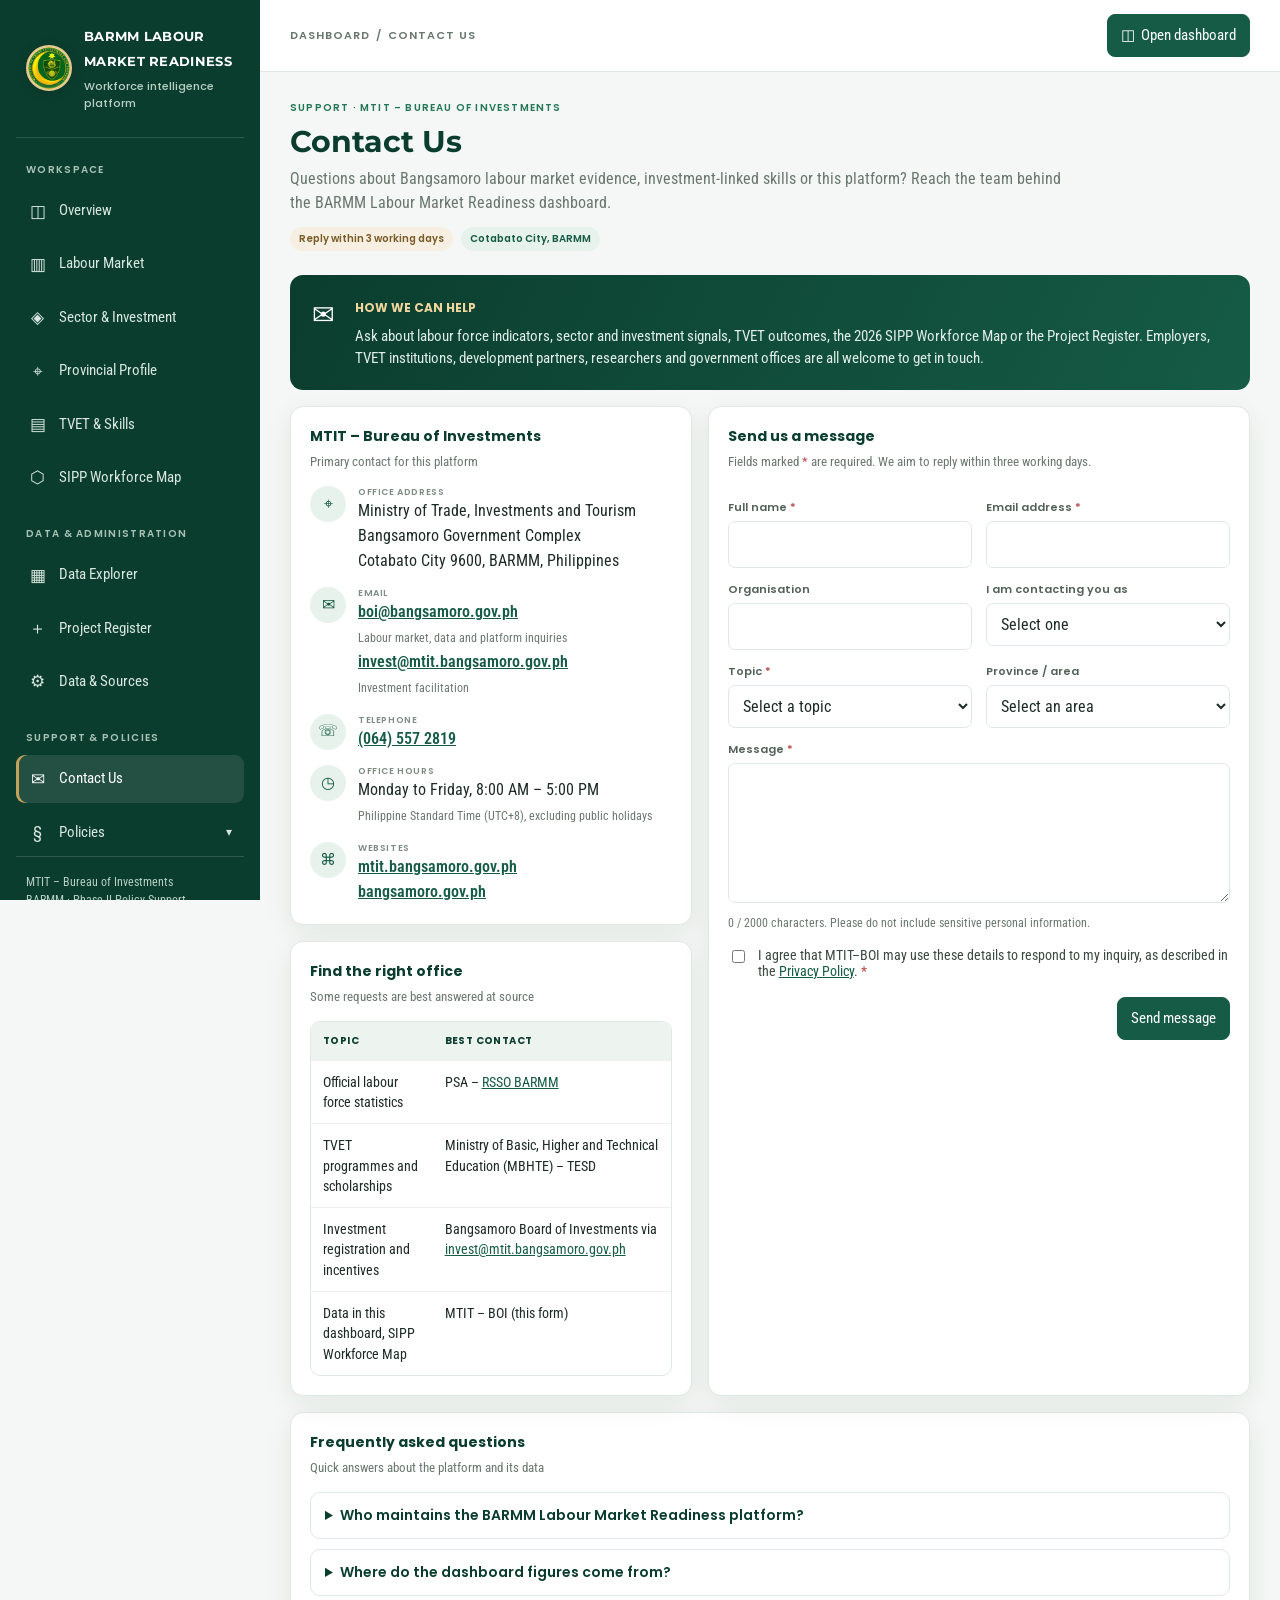
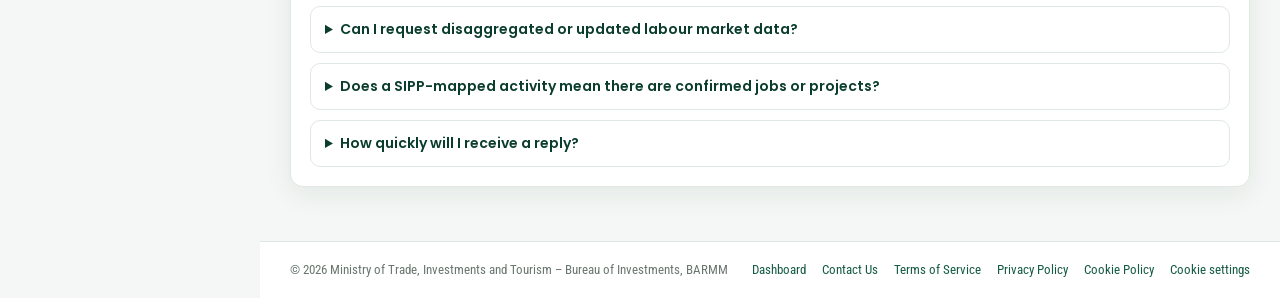
<file: public/contact.html>
<!doctype html>
<html lang="en">
<head>
<meta charset="utf-8"><meta name="viewport" content="width=device-width,initial-scale=1,viewport-fit=cover">
<title>Contact Us | BARMM Labour Market Readiness – MTIT</title>
<meta name="description" content="Contact the MTIT–Bureau of Investments, BARMM, about labour market data, SIPP workforce mapping, TVET partnerships and the BARMM Labour Market Readiness dashboard.">
<meta name="keywords" content="contact MTIT BARMM, Bureau of Investments BARMM, Bangsamoro labour market, BARMM workforce data, SIPP workforce map, TVET BARMM">
<meta name="robots" content="index,follow,max-image-preview:large">
<link rel="canonical" href="https://labor-market.mtit-barmm.com/public/contact">
<meta name="theme-color" content="#0b3d2e"><meta name="application-name" content="BARMM Labour Market Readiness">
<meta property="og:type" content="website"><meta property="og:site_name" content="BARMM Labour Market Readiness"><meta property="og:locale" content="en_PH">
<meta property="og:title" content="Contact Us | BARMM Labour Market Readiness – MTIT"><meta property="og:description" content="Contact the MTIT–Bureau of Investments, BARMM, about labour market data, SIPP workforce mapping, TVET partnerships and the BARMM Labour Market Readiness dashboard."><meta property="og:url" content="https://labor-market.mtit-barmm.com/public/contact"><meta property="og:image" content="https://labor-market.mtit-barmm.com/assets/mtit-icon-512.png"><meta property="og:image:alt" content="Official MTIT seal">
<meta name="twitter:card" content="summary"><meta name="twitter:title" content="Contact Us | BARMM Labour Market Readiness – MTIT"><meta name="twitter:description" content="Contact the MTIT–Bureau of Investments, BARMM, about labour market data, SIPP workforce mapping, TVET partnerships and the BARMM Labour Market Readiness dashboard."><meta name="twitter:image" content="https://labor-market.mtit-barmm.com/assets/mtit-icon-512.png">
<link rel="manifest" href="../manifest.webmanifest"><link rel="icon" href="../assets/mtit-icon.svg" type="image/svg+xml"><link rel="icon" href="../assets/mtit-icon-192.png" sizes="192x192" type="image/png"><link rel="apple-touch-icon" href="../assets/mtit-icon-192.png">
<link rel="preconnect" href="https://fonts.googleapis.com"><link rel="preconnect" href="https://fonts.gstatic.com" crossorigin>
<link href="https://fonts.googleapis.com/css2?family=Montserrat:wght@600;700;800&family=Poppins:wght@500;600;700&family=Roboto+Condensed:wght@400;500;600;700&display=swap" rel="stylesheet">
<link rel="stylesheet" href="../assets/public-pages.css">
<script src="../assets/consent.js"></script>
<script type="application/ld+json">{"@context": "https://schema.org", "@graph": [{"@type": "ContactPage", "@id": "https://labor-market.mtit-barmm.com/public/contact#webpage", "url": "https://labor-market.mtit-barmm.com/public/contact", "name": "Contact Us | BARMM Labour Market Readiness – MTIT", "description": "Contact the MTIT–Bureau of Investments, BARMM, about labour market data, SIPP workforce mapping, TVET partnerships and the BARMM Labour Market Readiness dashboard.", "inLanguage": "en-PH", "dateModified": "2026-11-23", "isPartOf": {"@type": "WebSite", "@id": "https://labor-market.mtit-barmm.com/#website", "name": "BARMM Labour Market Readiness", "url": "https://labor-market.mtit-barmm.com/"}, "publisher": {"@id": "https://labor-market.mtit-barmm.com/#org"}}, {"@type": "GovernmentOrganization", "@id": "https://labor-market.mtit-barmm.com/#org", "name": "Ministry of Trade, Investments and Tourism (MTIT) – BARMM", "url": "https://mtit.bangsamoro.gov.ph", "logo": "https://labor-market.mtit-barmm.com/assets/mtit-icon-512.png"}, {"@type": "BreadcrumbList", "itemListElement": [{"@type": "ListItem", "position": 1, "name": "Dashboard", "item": "https://labor-market.mtit-barmm.com/"}, {"@type": "ListItem", "position": 2, "name": "Contact Us", "item": "https://labor-market.mtit-barmm.com/public/contact"}]}, {"@type": "FAQPage", "mainEntity": [{"@type": "Question", "name": "Who maintains the BARMM Labour Market Readiness platform?", "acceptedAnswer": {"@type": "Answer", "text": "The platform is maintained by the Bureau of Investments of the Ministry of Trade, Investments and Tourism (MTIT–BOI), BARMM, as part of Phase II policy support on labour market readiness for investment."}}, {"@type": "Question", "name": "Where do the dashboard figures come from?", "acceptedAnswer": {"@type": "Answer", "text": "Headline indicators come from official Philippine Statistics Authority (PSA) releases for BARMM, including the 2025 Labour Force Survey and the 2024 Regional Accounts, together with TESDA, ILO and MTIT–BOI documents. Every source is listed under Data & Sources in the dashboard."}}, {"@type": "Question", "name": "Can I request disaggregated or updated labour market data?", "acceptedAnswer": {"@type": "Answer", "text": "Yes. Use the form and choose “Data & statistics request”. Where we do not hold the data, we will point you to the PSA Regional Statistical Services Office or the relevant ministry. We cannot release microdata that is not already public."}}, {"@type": "Question", "name": "Does a SIPP-mapped activity mean there are confirmed jobs or projects?", "acceptedAnswer": {"@type": "Answer", "text": "No. The 2026 SIPP Workforce Map shows indicative occupational pathways for preferred investment activities. It does not represent approved projects, job vacancies or confirmed skills shortages; these need project and employer evidence."}}, {"@type": "Question", "name": "How quickly will I receive a reply?", "acceptedAnswer": {"@type": "Answer", "text": "We aim to acknowledge inquiries within three working days. Requests that need coordination with other agencies may take longer; we will tell you if that is the case."}}]}, {"@type": "ContactPoint", "contactType": "Labour market and investment inquiries", "email": "boi@bangsamoro.gov.ph", "telephone": "+63-64-557-2819", "areaServed": "Bangsamoro Autonomous Region in Muslim Mindanao", "availableLanguage": ["English", "Filipino"], "hoursAvailable": {"@type": "OpeningHoursSpecification", "dayOfWeek": ["Monday", "Tuesday", "Wednesday", "Thursday", "Friday"], "opens": "08:00", "closes": "17:00"}, "@id": "https://labor-market.mtit-barmm.com/public/contact#contactpoint"}]}</script>
</head>
<body>
<a class="skip" href="#main">Skip to main content</a>
<aside class="sidebar" id="sidebar" aria-label="Side panel">
 <a class="brand" href="../index.html"><span class="brand-mark"><img src="../assets/MTIT-logo.webp" alt="Official Ministry of Trade, Investments and Tourism (MTIT) logo" width="46" height="46"></span><span><span class="brand-name">BARMM LABOUR<br>MARKET READINESS</span><small>Workforce intelligence platform</small></span></a>
 <div class="nav-label">Workspace</div><nav class="nav" aria-label="Workspace">
 <a href="../index.html#overview"><span aria-hidden="true">◫</span>Overview</a>
 <a href="../index.html#labour"><span aria-hidden="true">▥</span>Labour Market</a>
 <a href="../index.html#sectors"><span aria-hidden="true">◈</span>Sector &amp; Investment</a>
 <a href="../index.html#provincial"><span aria-hidden="true">⌖</span>Provincial Profile</a>
 <a href="../index.html#tvet"><span aria-hidden="true">▤</span>TVET &amp; Skills</a>
 <a href="../index.html#sipp"><span aria-hidden="true">⬡</span>SIPP Workforce Map</a>
 </nav>
 <div class="nav-label">Data &amp; Administration</div><nav class="nav" aria-label="Data and administration">
 <a href="../index.html#datasets"><span aria-hidden="true">▦</span>Data Explorer</a>
 <a href="../index.html#projects"><span aria-hidden="true">＋</span>Project Register</a>
 <a href="../index.html#settings"><span aria-hidden="true">⚙</span>Data &amp; Sources</a>
 </nav>
 <div class="nav-label">Support &amp; Policies</div><nav class="nav" aria-label="Support and policies">
 <a href="contact.html" class="active" aria-current="page"><span aria-hidden="true">✉</span>Contact Us</a>
 <div class="nav-dropdown">
  <button class="nav-trigger" type="button" aria-expanded="false" aria-controls="policyMenu"><span aria-hidden="true">§</span>Policies<span class="caret" aria-hidden="true">▾</span></button>
  <div class="nav-sub" id="policyMenu">
   <a href="terms-of-service.html">Terms of Service</a>
   <a href="privacy-policy.html">Privacy Policy</a>
   <a href="cookie-policy.html">Cookie Policy &amp; Settings</a>
  </div>
 </div>
 </nav>
 <div class="sidebar-foot">MTIT – Bureau of Investments<br>BARMM · Phase II Policy Support<br><span style="opacity:.7">© 2026 · </span><button type="button" data-cookie-settings>Cookie settings</button></div>
</aside>
<div class="main">
 <header class="topbar"><div style="display:flex;align-items:center;gap:14px"><button class="icon-btn menu-btn" id="menuBtn" aria-controls="sidebar" aria-expanded="false" aria-label="Open side panel">☰</button><nav class="crumb" aria-label="Breadcrumb"><ol><li><a href="../index.html">Dashboard</a></li><li aria-current="page">Contact Us</li></ol></nav></div><div class="top-actions"><a class="btn primary" href="../index.html#overview">◫ <span>Open dashboard</span></a></div></header>
 <main class="content" id="main">
  <div class="page-head"><div><div class="eyebrow">Support · MTIT – Bureau of Investments</div><h1 class="page-title">Contact Us</h1><div class="page-sub">Questions about Bangsamoro labour market evidence, investment-linked skills or this platform? Reach the team behind the BARMM Labour Market Readiness dashboard.</div><div class="meta"><span class="pill gold">Reply within 3 working days</span><span class="pill">Cotabato City, BARMM</span></div></div></div>
  <div class="insight"><div style="font-size:27px" aria-hidden="true">✉</div><div><b>HOW WE CAN HELP</b><p>Ask about labour force indicators, sector and investment signals, TVET outcomes, the 2026 SIPP Workforce Map or the Project Register. Employers, TVET institutions, development partners, researchers and government offices are all welcome to get in touch.</p></div></div>
  <div class="grid contact-grid">
   <div class="grid" style="align-content:start">
    <section class="card" aria-labelledby="office-h"><h2 class="section-title" id="office-h">MTIT – Bureau of Investments</h2><p class="section-note">Primary contact for this platform</p>
     <ul class="contact-list">
      <li><span class="contact-ico" aria-hidden="true">⌖</span><div><span class="label">Office address</span><address style="font-style:normal">Ministry of Trade, Investments and Tourism<br>Bangsamoro Government Complex<br>Cotabato City 9600, BARMM, Philippines</address></div></li>
      <li><span class="contact-ico" aria-hidden="true">✉</span><div><span class="label">Email</span><a href="mailto:boi@bangsamoro.gov.ph">boi@bangsamoro.gov.ph</a><br><span class="small muted">Labour market, data and platform inquiries</span><br><a href="mailto:invest@mtit.bangsamoro.gov.ph">invest@mtit.bangsamoro.gov.ph</a><br><span class="small muted">Investment facilitation</span></div></li>
      <li><span class="contact-ico" aria-hidden="true">☏</span><div><span class="label">Telephone</span><a href="tel:+63645572819">(064) 557 2819</a></div></li>
      <li><span class="contact-ico" aria-hidden="true">◷</span><div><span class="label">Office hours</span>Monday to Friday, 8:00 AM – 5:00 PM<br><span class="small muted">Philippine Standard Time (UTC+8), excluding public holidays</span></div></li>
      <li><span class="contact-ico" aria-hidden="true">⌘</span><div><span class="label">Websites</span><a href="https://mtit.bangsamoro.gov.ph" target="_blank" rel="noopener">mtit.bangsamoro.gov.ph</a><br><a href="https://bangsamoro.gov.ph" target="_blank" rel="noopener">bangsamoro.gov.ph</a></div></li>
     </ul></section>
    <section class="card" aria-labelledby="route-h"><h2 class="section-title" id="route-h">Find the right office</h2><p class="section-note">Some requests are best answered at source</p>
     <div class="table-wrap" style="margin:0"><table class="data-table" style="min-width:0"><thead><tr><th>Topic</th><th>Best contact</th></tr></thead><tbody>
     <tr><td>Official labour force statistics</td><td>PSA – <a href="https://rssobarmm.psa.gov.ph" target="_blank" rel="noopener">RSSO BARMM</a></td></tr>
     <tr><td>TVET programmes and scholarships</td><td>Ministry of Basic, Higher and Technical Education (MBHTE) – TESD</td></tr>
     <tr><td>Investment registration and incentives</td><td>Bangsamoro Board of Investments via <a href="mailto:invest@mtit.bangsamoro.gov.ph">invest@mtit.bangsamoro.gov.ph</a></td></tr>
     <tr><td>Data in this dashboard, SIPP Workforce Map</td><td>MTIT – BOI (this form)</td></tr>
     </tbody></table></div></section>
   </div>
   <section class="card" aria-labelledby="form-h"><h2 class="section-title" id="form-h">Send us a message</h2><p class="section-note">Fields marked <span style="color:var(--red)">*</span> are required. We aim to reply within three working days.</p>
    <form class="form" id="contactForm" name="labour-market-contact" method="POST" action="/public/contact" data-netlify="true" netlify-honeypot="bot-field" novalidate>
     <input type="hidden" name="form-name" value="labour-market-contact">
     <input type="hidden" name="subject" value="Labour Market Readiness inquiry (%{submissionId})">
     <p class="hidden"><label>Leave this field empty <input name="bot-field" tabindex="-1" autocomplete="off"></label></p>
     <div class="form-grid">
      <div><label for="name">Full name <span class="req">*</span></label><input id="name" name="name" autocomplete="name" required maxlength="120"></div>
      <div><label for="email">Email address <span class="req">*</span></label><input id="email" name="email" type="email" autocomplete="email" required maxlength="160"></div>
      <div><label for="organisation">Organisation</label><input id="organisation" name="organisation" autocomplete="organization" maxlength="160"></div>
      <div><label for="stakeholder">I am contacting you as</label><select id="stakeholder" name="stakeholder"><option value="">Select one</option><option>Government ministry / office</option><option>Local government unit</option><option>Employer / private sector</option><option>Investor / business chamber</option><option>TVET institution / academe</option><option>Development partner / NGO</option><option>Researcher / student</option><option>Media</option><option>Other</option></select></div>
      <div><label for="topic">Topic <span class="req">*</span></label><select id="topic" name="topic" required><option value="">Select a topic</option><option>Data & statistics request</option><option>Labour market analysis</option><option>Sector & investment signals</option><option>SIPP Workforce Map</option><option>TVET & skills partnership</option><option>Project Register / technical support</option><option>Privacy or data protection request</option><option>Media inquiry</option><option>Other</option></select></div>
      <div><label for="area">Province / area</label><select id="area" name="area"><option value="">Select an area</option><option>BARMM region-wide</option><option>Basilan</option><option>Lanao del Sur</option><option>Maguindanao del Norte</option><option>Maguindanao del Sur</option><option>Sulu</option><option>Tawi-Tawi</option><option>Cotabato City</option><option>Special Geographic Area</option><option>Outside BARMM</option></select></div>
      <div class="full"><label for="message">Message <span class="req">*</span></label><textarea id="message" name="message" required maxlength="2000" aria-describedby="msgHint"></textarea><div class="hint" id="msgHint"><span id="msgCount">0</span> / 2000 characters. Please do not include sensitive personal information.</div></div>
     </div>
     <label class="consent"><input type="checkbox" name="privacy_consent" value="yes" required> <span>I agree that MTIT–BOI may use these details to respond to my inquiry, as described in the <a href="privacy-policy.html">Privacy Policy</a>. <span class="req">*</span></span></label>
     <div class="form-actions"><span class="form-status" id="formStatus" role="status" aria-live="polite"></span><button class="btn primary" type="submit" id="submitBtn">Send message</button></div>
    </form>
    <div class="success hidden" id="formSuccess" tabindex="-1" role="status"><div class="tick" aria-hidden="true">✓</div><h3 class="section-title">Thank you — your message has been sent</h3><p class="muted">Our team will reply to the email address you provided within three working days. For urgent matters, email <a href="mailto:boi@bangsamoro.gov.ph">boi@bangsamoro.gov.ph</a>.</p><a class="btn" href="../index.html#overview">Back to the dashboard</a></div>
   </section>
  </div>
  <section class="card" style="margin-top:16px" aria-labelledby="faq-h"><h2 class="section-title" id="faq-h">Frequently asked questions</h2><p class="section-note">Quick answers about the platform and its data</p>
   <details class="faq"><summary>Who maintains the BARMM Labour Market Readiness platform?</summary><p>The platform is maintained by the Bureau of Investments of the Ministry of Trade, Investments and Tourism (MTIT–BOI), BARMM, as part of Phase II policy support on labour market readiness for investment.</p></details><details class="faq"><summary>Where do the dashboard figures come from?</summary><p>Headline indicators come from official Philippine Statistics Authority (PSA) releases for BARMM, including the 2025 Labour Force Survey and the 2024 Regional Accounts, together with TESDA, ILO and MTIT–BOI documents. Every source is listed under Data &amp; Sources in the dashboard.</p></details><details class="faq"><summary>Can I request disaggregated or updated labour market data?</summary><p>Yes. Use the form and choose “Data &amp; statistics request”. Where we do not hold the data, we will point you to the PSA Regional Statistical Services Office or the relevant ministry. We cannot release microdata that is not already public.</p></details><details class="faq"><summary>Does a SIPP-mapped activity mean there are confirmed jobs or projects?</summary><p>No. The 2026 SIPP Workforce Map shows indicative occupational pathways for preferred investment activities. It does not represent approved projects, job vacancies or confirmed skills shortages; these need project and employer evidence.</p></details><details class="faq"><summary>How quickly will I receive a reply?</summary><p>We aim to acknowledge inquiries within three working days. Requests that need coordination with other agencies may take longer; we will tell you if that is the case.</p></details>
  </section>
 </main>
 <footer class="site-foot"><span>© 2026 Ministry of Trade, Investments and Tourism – Bureau of Investments, BARMM</span><nav aria-label="Footer"><a href="../index.html">Dashboard</a><a href="contact.html">Contact Us</a><a href="terms-of-service.html">Terms of Service</a><a href="privacy-policy.html">Privacy Policy</a><a href="cookie-policy.html">Cookie Policy</a><button type="button" data-cookie-settings>Cookie settings</button></nav></footer>
</div>
<script src="../assets/public-pages.js" defer></script>
</body>
</html>
</file>
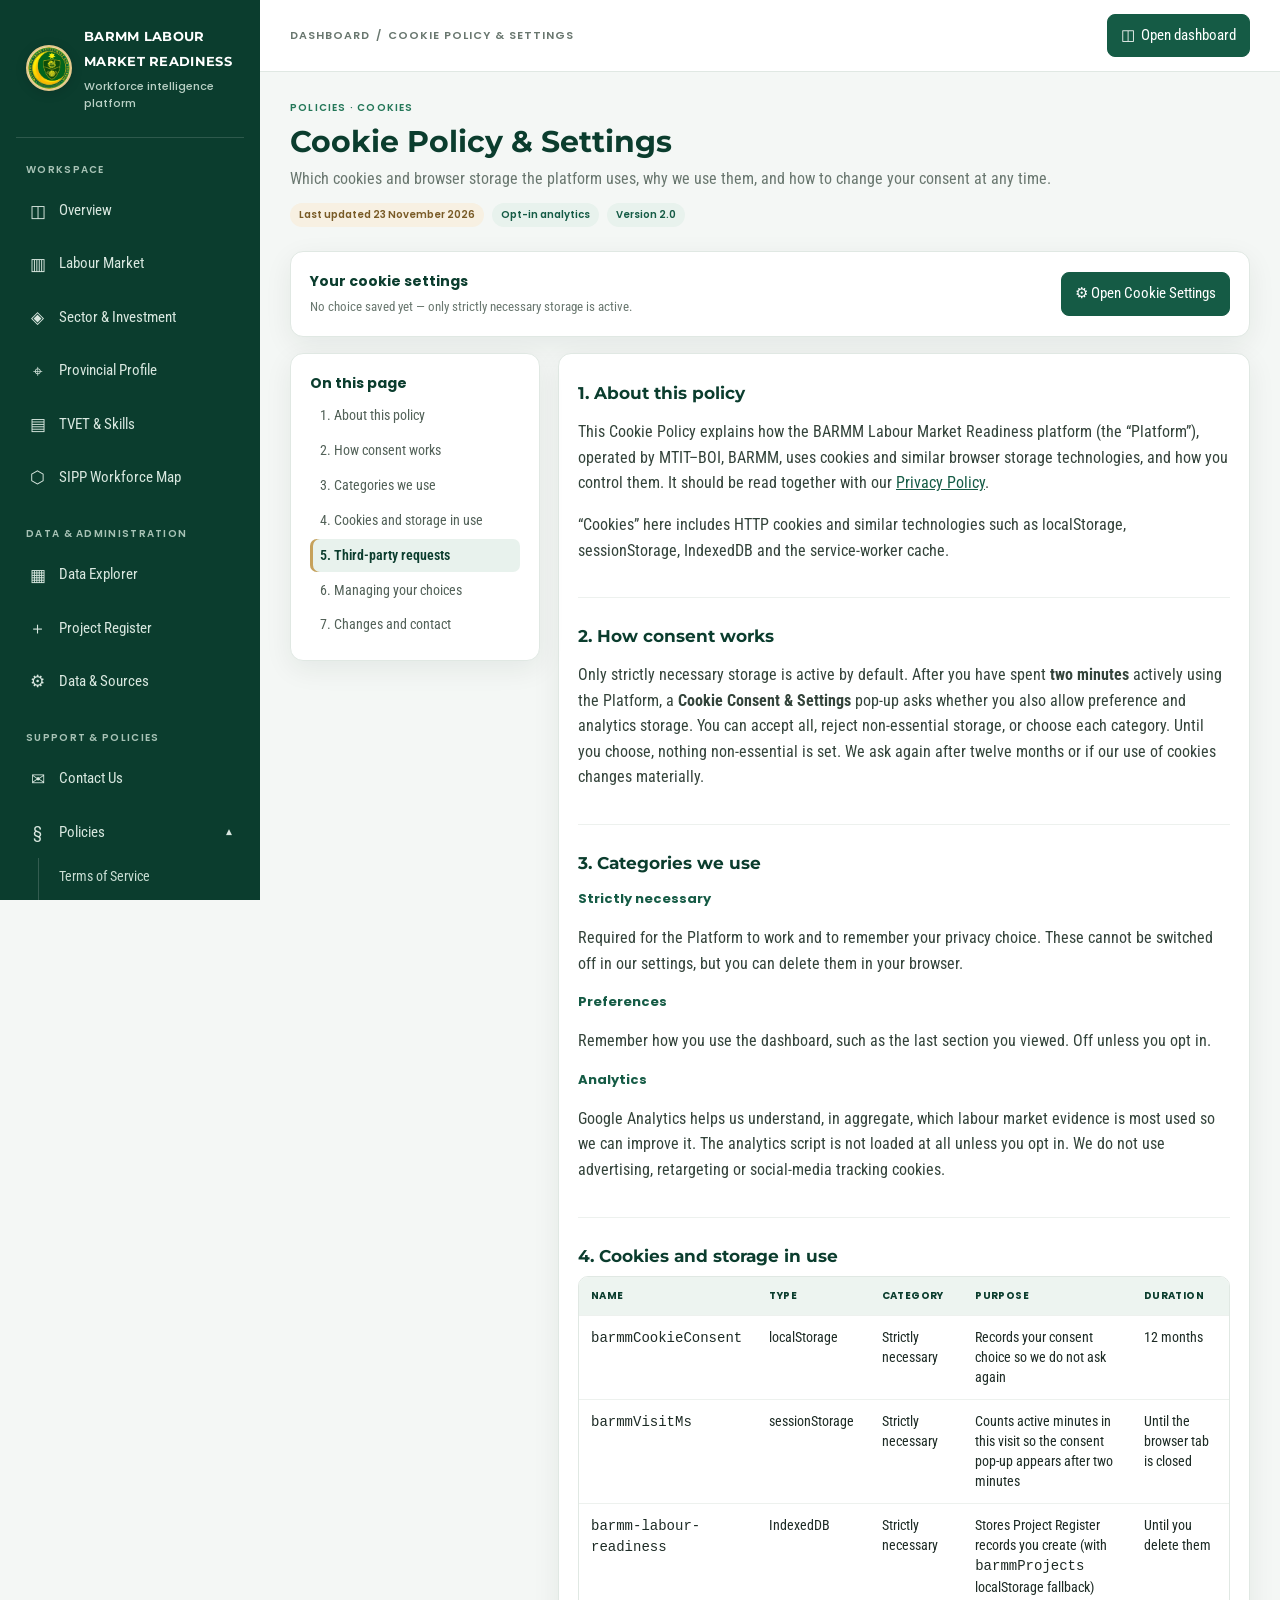
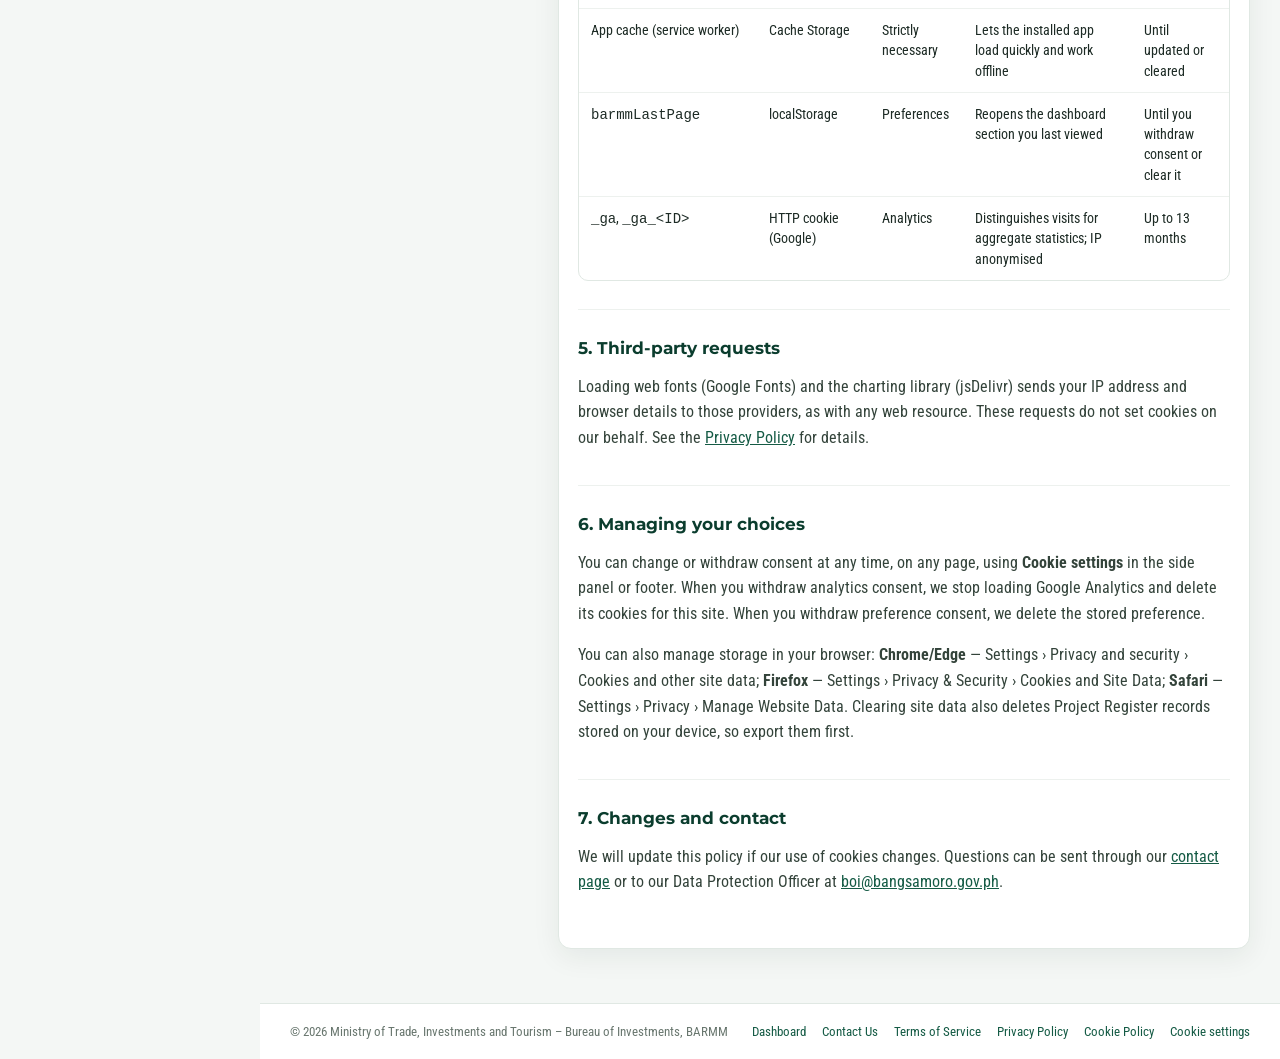
<file: public/cookie-policy.html>
<!doctype html>
<html lang="en">
<head>
<meta charset="utf-8"><meta name="viewport" content="width=device-width,initial-scale=1,viewport-fit=cover">
<title>Cookie Policy & Settings | BARMM Labour Market Readiness – MTIT</title>
<meta name="description" content="Cookie Policy and consent settings for the BARMM Labour Market Readiness platform: the cookies and browser storage we use, why, and how to change your choices.">
<meta name="keywords" content="BARMM cookie policy, cookie settings, MTIT cookies, Bangsamoro labour market dashboard cookies">
<meta name="robots" content="index,follow,max-image-preview:large">
<link rel="canonical" href="https://labor-market.mtit-barmm.com/public/cookie-policy">
<meta name="theme-color" content="#0b3d2e"><meta name="application-name" content="BARMM Labour Market Readiness">
<meta property="og:type" content="website"><meta property="og:site_name" content="BARMM Labour Market Readiness"><meta property="og:locale" content="en_PH">
<meta property="og:title" content="Cookie Policy & Settings | BARMM Labour Market Readiness – MTIT"><meta property="og:description" content="Cookie Policy and consent settings for the BARMM Labour Market Readiness platform: the cookies and browser storage we use, why, and how to change your choices."><meta property="og:url" content="https://labor-market.mtit-barmm.com/public/cookie-policy"><meta property="og:image" content="https://labor-market.mtit-barmm.com/assets/mtit-icon-512.png"><meta property="og:image:alt" content="Official MTIT seal">
<meta name="twitter:card" content="summary"><meta name="twitter:title" content="Cookie Policy & Settings | BARMM Labour Market Readiness – MTIT"><meta name="twitter:description" content="Cookie Policy and consent settings for the BARMM Labour Market Readiness platform: the cookies and browser storage we use, why, and how to change your choices."><meta name="twitter:image" content="https://labor-market.mtit-barmm.com/assets/mtit-icon-512.png">
<link rel="manifest" href="../manifest.webmanifest"><link rel="icon" href="../assets/mtit-icon.svg" type="image/svg+xml"><link rel="icon" href="../assets/mtit-icon-192.png" sizes="192x192" type="image/png"><link rel="apple-touch-icon" href="../assets/mtit-icon-192.png">
<link rel="preconnect" href="https://fonts.googleapis.com"><link rel="preconnect" href="https://fonts.gstatic.com" crossorigin>
<link href="https://fonts.googleapis.com/css2?family=Montserrat:wght@600;700;800&family=Poppins:wght@500;600;700&family=Roboto+Condensed:wght@400;500;600;700&display=swap" rel="stylesheet">
<link rel="stylesheet" href="../assets/public-pages.css">
<script src="../assets/consent.js"></script>
<script type="application/ld+json">{"@context": "https://schema.org", "@graph": [{"@type": "WebPage", "@id": "https://labor-market.mtit-barmm.com/public/cookie-policy#webpage", "url": "https://labor-market.mtit-barmm.com/public/cookie-policy", "name": "Cookie Policy & Settings | BARMM Labour Market Readiness – MTIT", "description": "Cookie Policy and consent settings for the BARMM Labour Market Readiness platform: the cookies and browser storage we use, why, and how to change your choices.", "inLanguage": "en-PH", "dateModified": "2026-11-23", "isPartOf": {"@type": "WebSite", "@id": "https://labor-market.mtit-barmm.com/#website", "name": "BARMM Labour Market Readiness", "url": "https://labor-market.mtit-barmm.com/"}, "publisher": {"@id": "https://labor-market.mtit-barmm.com/#org"}}, {"@type": "GovernmentOrganization", "@id": "https://labor-market.mtit-barmm.com/#org", "name": "Ministry of Trade, Investments and Tourism (MTIT) – BARMM", "url": "https://mtit.bangsamoro.gov.ph", "logo": "https://labor-market.mtit-barmm.com/assets/mtit-icon-512.png"}, {"@type": "BreadcrumbList", "itemListElement": [{"@type": "ListItem", "position": 1, "name": "Dashboard", "item": "https://labor-market.mtit-barmm.com/"}, {"@type": "ListItem", "position": 2, "name": "Cookie Policy & Settings", "item": "https://labor-market.mtit-barmm.com/public/cookie-policy"}]}]}</script>
</head>
<body>
<a class="skip" href="#main">Skip to main content</a>
<aside class="sidebar" id="sidebar" aria-label="Side panel">
 <a class="brand" href="../index.html"><span class="brand-mark"><img src="../assets/MTIT-logo.webp" alt="Official Ministry of Trade, Investments and Tourism (MTIT) logo" width="46" height="46"></span><span><span class="brand-name">BARMM LABOUR<br>MARKET READINESS</span><small>Workforce intelligence platform</small></span></a>
 <div class="nav-label">Workspace</div><nav class="nav" aria-label="Workspace">
 <a href="../index.html#overview"><span aria-hidden="true">◫</span>Overview</a>
 <a href="../index.html#labour"><span aria-hidden="true">▥</span>Labour Market</a>
 <a href="../index.html#sectors"><span aria-hidden="true">◈</span>Sector &amp; Investment</a>
 <a href="../index.html#provincial"><span aria-hidden="true">⌖</span>Provincial Profile</a>
 <a href="../index.html#tvet"><span aria-hidden="true">▤</span>TVET &amp; Skills</a>
 <a href="../index.html#sipp"><span aria-hidden="true">⬡</span>SIPP Workforce Map</a>
 </nav>
 <div class="nav-label">Data &amp; Administration</div><nav class="nav" aria-label="Data and administration">
 <a href="../index.html#datasets"><span aria-hidden="true">▦</span>Data Explorer</a>
 <a href="../index.html#projects"><span aria-hidden="true">＋</span>Project Register</a>
 <a href="../index.html#settings"><span aria-hidden="true">⚙</span>Data &amp; Sources</a>
 </nav>
 <div class="nav-label">Support &amp; Policies</div><nav class="nav" aria-label="Support and policies">
 <a href="contact.html"><span aria-hidden="true">✉</span>Contact Us</a>
 <div class="nav-dropdown open">
  <button class="nav-trigger" type="button" aria-expanded="true" aria-controls="policyMenu"><span aria-hidden="true">§</span>Policies<span class="caret" aria-hidden="true">▾</span></button>
  <div class="nav-sub" id="policyMenu">
   <a href="terms-of-service.html">Terms of Service</a>
   <a href="privacy-policy.html">Privacy Policy</a>
   <a href="cookie-policy.html" class="active" aria-current="page">Cookie Policy &amp; Settings</a>
  </div>
 </div>
 </nav>
 <div class="sidebar-foot">MTIT – Bureau of Investments<br>BARMM · Phase II Policy Support<br><span style="opacity:.7">© 2026 · </span><button type="button" data-cookie-settings>Cookie settings</button></div>
</aside>
<div class="main">
 <header class="topbar"><div style="display:flex;align-items:center;gap:14px"><button class="icon-btn menu-btn" id="menuBtn" aria-controls="sidebar" aria-expanded="false" aria-label="Open side panel">☰</button><nav class="crumb" aria-label="Breadcrumb"><ol><li><a href="../index.html">Dashboard</a></li><li aria-current="page">Cookie Policy &amp; Settings</li></ol></nav></div><div class="top-actions"><a class="btn primary" href="../index.html#overview">◫ <span>Open dashboard</span></a></div></header>
 <main class="content" id="main">
  <div class="page-head"><div><div class="eyebrow">Policies · Cookies</div><h1 class="page-title">Cookie Policy &amp; Settings</h1><div class="page-sub">Which cookies and browser storage the platform uses, why we use them, and how to change your consent at any time.</div><div class="meta"><span class="pill gold">Last updated 23 November 2026</span><span class="pill">Opt-in analytics</span><span class="pill">Version 2.0</span></div></div></div>
  <section class="card" style="margin-bottom:16px" aria-labelledby="settings-h"><div style="display:flex;flex-wrap:wrap;gap:14px;justify-content:space-between;align-items:center"><div><h2 class="section-title" id="settings-h">Your cookie settings</h2><p class="section-note" id="consentStatus" role="status" aria-live="polite" style="margin:0">Loading your current choice…</p></div><button type="button" class="btn primary" data-cookie-settings>⚙ Open Cookie Settings</button></div></section>
  <div class="doc-layout">
   <nav class="card toc" aria-label="On this page"><h2 class="section-title">On this page</h2><ol><li><a href="#about">1. About this policy</a></li><li><a href="#consent">2. How consent works</a></li><li><a href="#categories">3. Categories we use</a></li><li><a href="#list">4. Cookies and storage in use</a></li><li><a href="#third">5. Third-party requests</a></li><li><a href="#manage">6. Managing your choices</a></li><li><a href="#changes-c">7. Changes and contact</a></li></ol></nav>
   <article class="card doc"><section id="about" aria-labelledby="about-h"><h2 id="about-h">1. About this policy</h2><p>This Cookie Policy explains how the BARMM Labour Market Readiness platform (the “Platform”), operated by MTIT–BOI, BARMM, uses cookies and similar browser storage technologies, and how you control them. It should be read together with our <a href="privacy-policy.html">Privacy Policy</a>.</p><p>“Cookies” here includes HTTP cookies and similar technologies such as localStorage, sessionStorage, IndexedDB and the service-worker cache.</p></section><section id="consent" aria-labelledby="consent-h"><h2 id="consent-h">2. How consent works</h2><p>Only strictly necessary storage is active by default. After you have spent <b>two minutes</b> actively using the Platform, a <b>Cookie Consent &amp; Settings</b> pop-up asks whether you also allow preference and analytics storage. You can accept all, reject non-essential storage, or choose each category. Until you choose, nothing non-essential is set. We ask again after twelve months or if our use of cookies changes materially.</p></section><section id="categories" aria-labelledby="categories-h"><h2 id="categories-h">3. Categories we use</h2><h3>Strictly necessary</h3><p>Required for the Platform to work and to remember your privacy choice. These cannot be switched off in our settings, but you can delete them in your browser.</p><h3>Preferences</h3><p>Remember how you use the dashboard, such as the last section you viewed. Off unless you opt in.</p><h3>Analytics</h3><p>Google Analytics helps us understand, in aggregate, which labour market evidence is most used so we can improve it. The analytics script is not loaded at all unless you opt in. We do not use advertising, retargeting or social-media tracking cookies.</p></section><section id="list" aria-labelledby="list-h"><h2 id="list-h">4. Cookies and storage in use</h2><div class="table-wrap"><table class="data-table"><thead><tr><th>Name</th><th>Type</th><th>Category</th><th>Purpose</th><th>Duration</th></tr></thead><tbody>
<tr><td><code>barmmCookieConsent</code></td><td>localStorage</td><td>Strictly necessary</td><td>Records your consent choice so we do not ask again</td><td>12 months</td></tr>
<tr><td><code>barmmVisitMs</code></td><td>sessionStorage</td><td>Strictly necessary</td><td>Counts active minutes in this visit so the consent pop-up appears after two minutes</td><td>Until the browser tab is closed</td></tr>
<tr><td><code>barmm-labour-readiness</code></td><td>IndexedDB</td><td>Strictly necessary</td><td>Stores Project Register records you create (with <code>barmmProjects</code> localStorage fallback)</td><td>Until you delete them</td></tr>
<tr><td>App cache (service worker)</td><td>Cache Storage</td><td>Strictly necessary</td><td>Lets the installed app load quickly and work offline</td><td>Until updated or cleared</td></tr>
<tr><td><code>barmmLastPage</code></td><td>localStorage</td><td>Preferences</td><td>Reopens the dashboard section you last viewed</td><td>Until you withdraw consent or clear it</td></tr>
<tr><td><code>_ga</code>, <code>_ga_&lt;ID&gt;</code></td><td>HTTP cookie (Google)</td><td>Analytics</td><td>Distinguishes visits for aggregate statistics; IP anonymised</td><td>Up to 13 months</td></tr>
</tbody></table></div></section><section id="third" aria-labelledby="third-h"><h2 id="third-h">5. Third-party requests</h2><p>Loading web fonts (Google Fonts) and the charting library (jsDelivr) sends your IP address and browser details to those providers, as with any web resource. These requests do not set cookies on our behalf. See the <a href="privacy-policy.html#processors">Privacy Policy</a> for details.</p></section><section id="manage" aria-labelledby="manage-h"><h2 id="manage-h">6. Managing your choices</h2><p>You can change or withdraw consent at any time, on any page, using <b>Cookie settings</b> in the side panel or footer. When you withdraw analytics consent, we stop loading Google Analytics and delete its cookies for this site. When you withdraw preference consent, we delete the stored preference.</p><p>You can also manage storage in your browser: <b>Chrome/Edge</b> — Settings › Privacy and security › Cookies and other site data; <b>Firefox</b> — Settings › Privacy &amp; Security › Cookies and Site Data; <b>Safari</b> — Settings › Privacy › Manage Website Data. Clearing site data also deletes Project Register records stored on your device, so export them first.</p></section><section id="changes-c" aria-labelledby="changes-c-h"><h2 id="changes-c-h">7. Changes and contact</h2><p>We will update this policy if our use of cookies changes. Questions can be sent through our <a href="contact.html">contact page</a> or to our Data Protection Officer at <a href="mailto:boi@bangsamoro.gov.ph">boi@bangsamoro.gov.ph</a>.</p></section></article>
  </div>
 </main>
 <footer class="site-foot"><span>© 2026 Ministry of Trade, Investments and Tourism – Bureau of Investments, BARMM</span><nav aria-label="Footer"><a href="../index.html">Dashboard</a><a href="contact.html">Contact Us</a><a href="terms-of-service.html">Terms of Service</a><a href="privacy-policy.html">Privacy Policy</a><a href="cookie-policy.html">Cookie Policy</a><button type="button" data-cookie-settings>Cookie settings</button></nav></footer>
</div>
<script src="../assets/public-pages.js" defer></script>
</body>
</html>
</file>
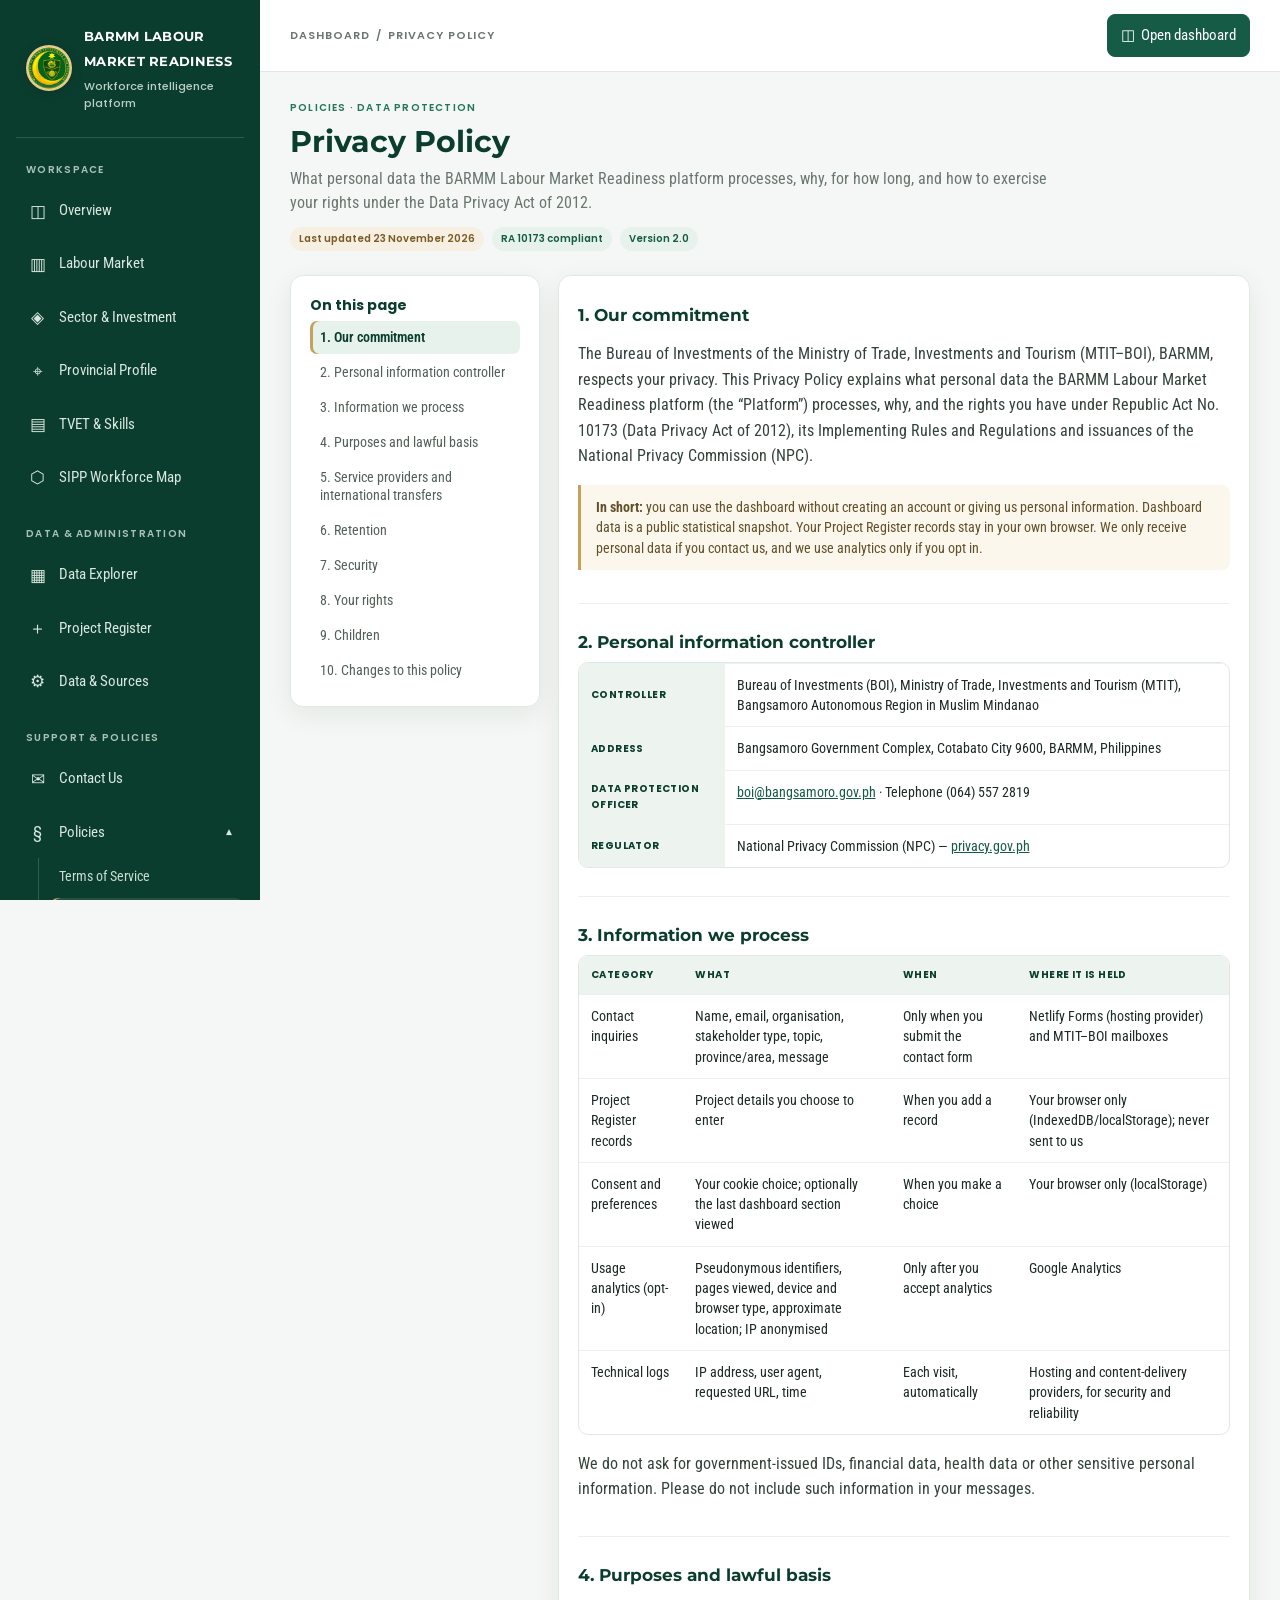
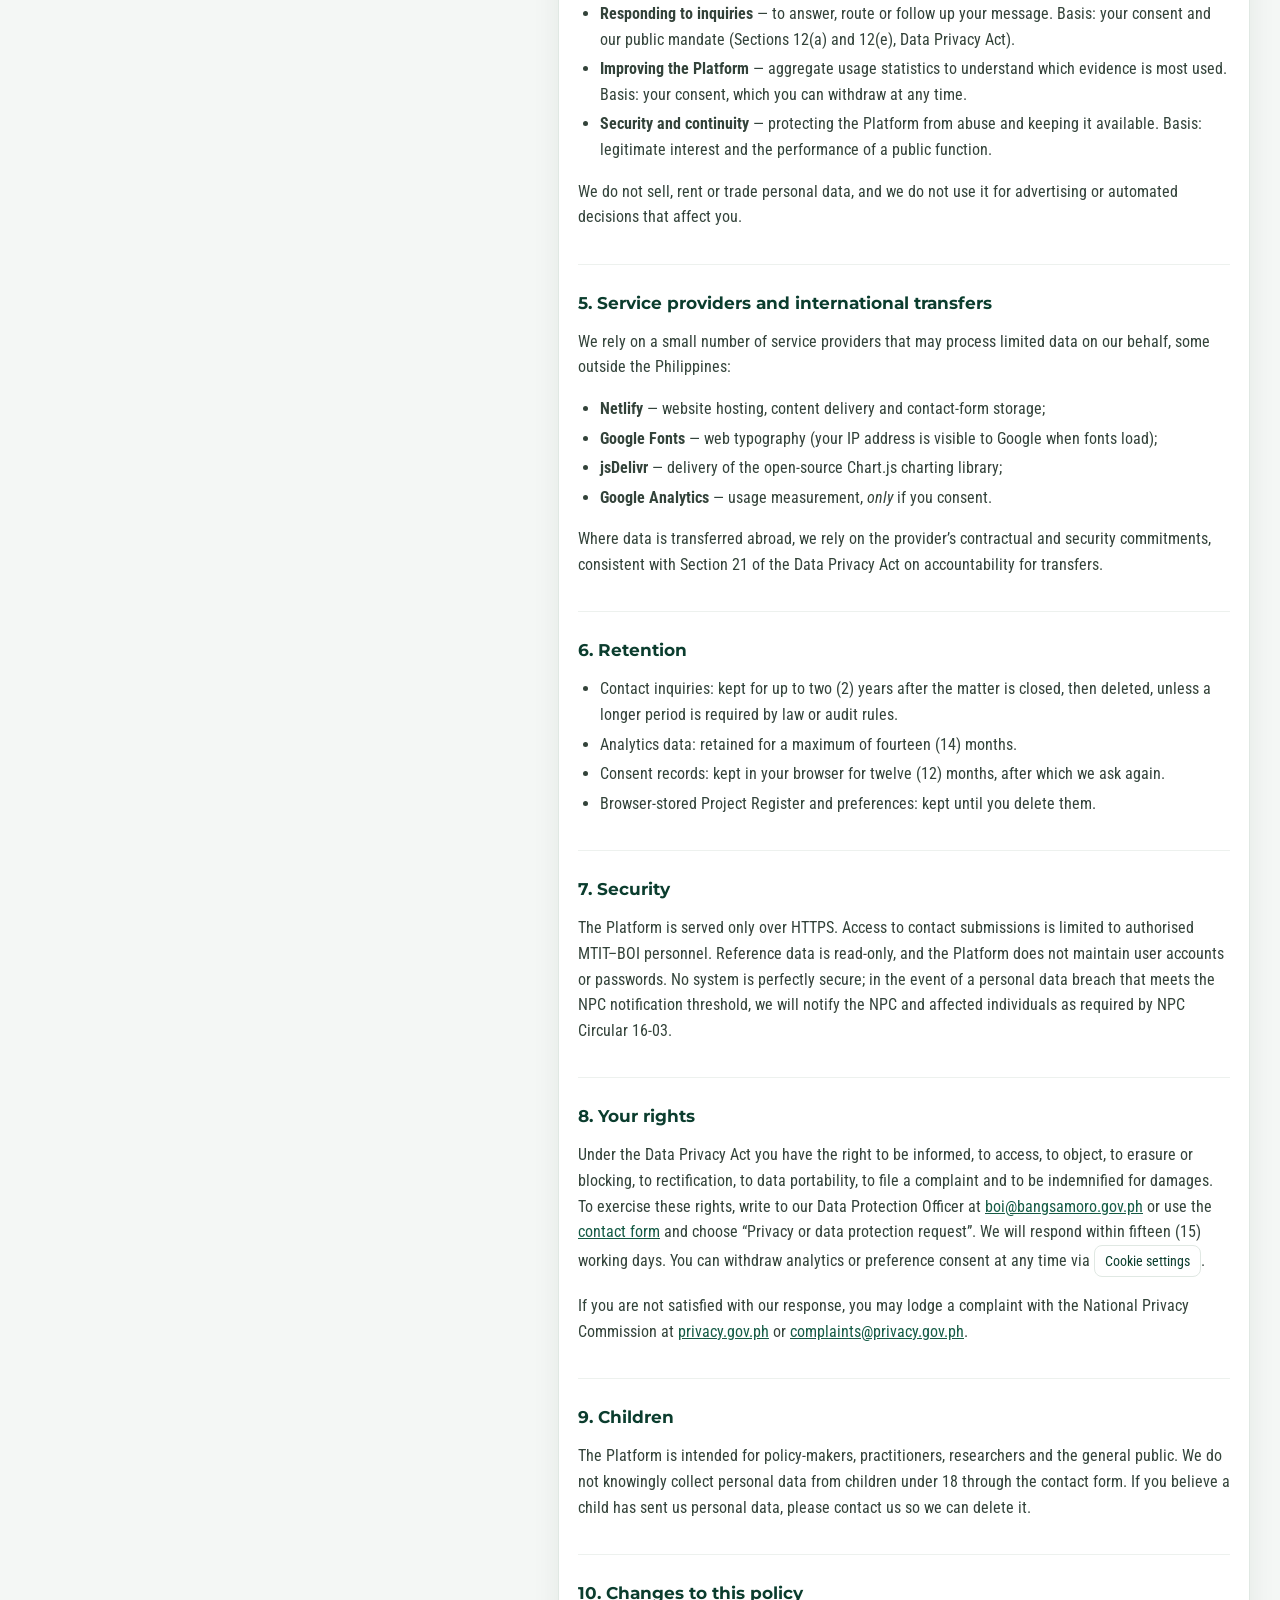
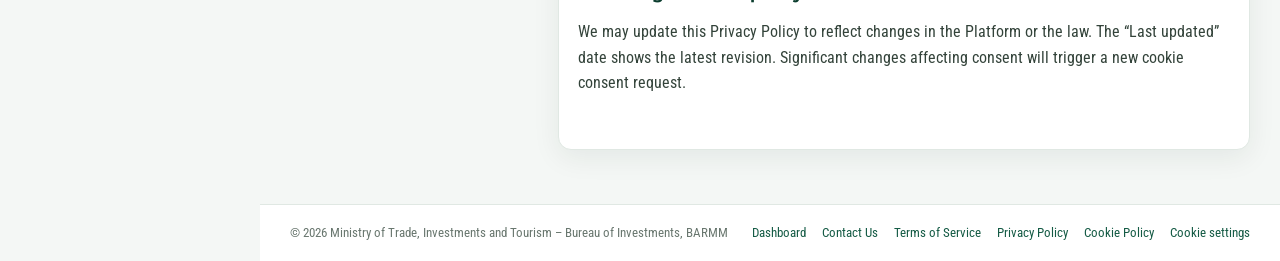
<file: public/privacy-policy.html>
<!doctype html>
<html lang="en">
<head>
<meta charset="utf-8"><meta name="viewport" content="width=device-width,initial-scale=1,viewport-fit=cover">
<title>Privacy Policy | BARMM Labour Market Readiness – MTIT</title>
<meta name="description" content="How MTIT–BOI BARMM handles personal data on the BARMM Labour Market Readiness platform under the Data Privacy Act of 2012 (RA 10173): data collected, purposes, retention and your rights.">
<meta name="keywords" content="BARMM privacy policy, MTIT data privacy, Data Privacy Act RA 10173, Bangsamoro labour market dashboard privacy">
<meta name="robots" content="index,follow,max-image-preview:large">
<link rel="canonical" href="https://labor-market.mtit-barmm.com/public/privacy-policy">
<meta name="theme-color" content="#0b3d2e"><meta name="application-name" content="BARMM Labour Market Readiness">
<meta property="og:type" content="website"><meta property="og:site_name" content="BARMM Labour Market Readiness"><meta property="og:locale" content="en_PH">
<meta property="og:title" content="Privacy Policy | BARMM Labour Market Readiness – MTIT"><meta property="og:description" content="How MTIT–BOI BARMM handles personal data on the BARMM Labour Market Readiness platform under the Data Privacy Act of 2012 (RA 10173): data collected, purposes, retention and your rights."><meta property="og:url" content="https://labor-market.mtit-barmm.com/public/privacy-policy"><meta property="og:image" content="https://labor-market.mtit-barmm.com/assets/mtit-icon-512.png"><meta property="og:image:alt" content="Official MTIT seal">
<meta name="twitter:card" content="summary"><meta name="twitter:title" content="Privacy Policy | BARMM Labour Market Readiness – MTIT"><meta name="twitter:description" content="How MTIT–BOI BARMM handles personal data on the BARMM Labour Market Readiness platform under the Data Privacy Act of 2012 (RA 10173): data collected, purposes, retention and your rights."><meta name="twitter:image" content="https://labor-market.mtit-barmm.com/assets/mtit-icon-512.png">
<link rel="manifest" href="../manifest.webmanifest"><link rel="icon" href="../assets/mtit-icon.svg" type="image/svg+xml"><link rel="icon" href="../assets/mtit-icon-192.png" sizes="192x192" type="image/png"><link rel="apple-touch-icon" href="../assets/mtit-icon-192.png">
<link rel="preconnect" href="https://fonts.googleapis.com"><link rel="preconnect" href="https://fonts.gstatic.com" crossorigin>
<link href="https://fonts.googleapis.com/css2?family=Montserrat:wght@600;700;800&family=Poppins:wght@500;600;700&family=Roboto+Condensed:wght@400;500;600;700&display=swap" rel="stylesheet">
<link rel="stylesheet" href="../assets/public-pages.css">
<script src="../assets/consent.js"></script>
<script type="application/ld+json">{"@context": "https://schema.org", "@graph": [{"@type": "WebPage", "@id": "https://labor-market.mtit-barmm.com/public/privacy-policy#webpage", "url": "https://labor-market.mtit-barmm.com/public/privacy-policy", "name": "Privacy Policy | BARMM Labour Market Readiness – MTIT", "description": "How MTIT–BOI BARMM handles personal data on the BARMM Labour Market Readiness platform under the Data Privacy Act of 2012 (RA 10173): data collected, purposes, retention and your rights.", "inLanguage": "en-PH", "dateModified": "2026-11-23", "isPartOf": {"@type": "WebSite", "@id": "https://labor-market.mtit-barmm.com/#website", "name": "BARMM Labour Market Readiness", "url": "https://labor-market.mtit-barmm.com/"}, "publisher": {"@id": "https://labor-market.mtit-barmm.com/#org"}}, {"@type": "GovernmentOrganization", "@id": "https://labor-market.mtit-barmm.com/#org", "name": "Ministry of Trade, Investments and Tourism (MTIT) – BARMM", "url": "https://mtit.bangsamoro.gov.ph", "logo": "https://labor-market.mtit-barmm.com/assets/mtit-icon-512.png"}, {"@type": "BreadcrumbList", "itemListElement": [{"@type": "ListItem", "position": 1, "name": "Dashboard", "item": "https://labor-market.mtit-barmm.com/"}, {"@type": "ListItem", "position": 2, "name": "Privacy Policy", "item": "https://labor-market.mtit-barmm.com/public/privacy-policy"}]}]}</script>
</head>
<body>
<a class="skip" href="#main">Skip to main content</a>
<aside class="sidebar" id="sidebar" aria-label="Side panel">
 <a class="brand" href="../index.html"><span class="brand-mark"><img src="../assets/MTIT-logo.webp" alt="Official Ministry of Trade, Investments and Tourism (MTIT) logo" width="46" height="46"></span><span><span class="brand-name">BARMM LABOUR<br>MARKET READINESS</span><small>Workforce intelligence platform</small></span></a>
 <div class="nav-label">Workspace</div><nav class="nav" aria-label="Workspace">
 <a href="../index.html#overview"><span aria-hidden="true">◫</span>Overview</a>
 <a href="../index.html#labour"><span aria-hidden="true">▥</span>Labour Market</a>
 <a href="../index.html#sectors"><span aria-hidden="true">◈</span>Sector &amp; Investment</a>
 <a href="../index.html#provincial"><span aria-hidden="true">⌖</span>Provincial Profile</a>
 <a href="../index.html#tvet"><span aria-hidden="true">▤</span>TVET &amp; Skills</a>
 <a href="../index.html#sipp"><span aria-hidden="true">⬡</span>SIPP Workforce Map</a>
 </nav>
 <div class="nav-label">Data &amp; Administration</div><nav class="nav" aria-label="Data and administration">
 <a href="../index.html#datasets"><span aria-hidden="true">▦</span>Data Explorer</a>
 <a href="../index.html#projects"><span aria-hidden="true">＋</span>Project Register</a>
 <a href="../index.html#settings"><span aria-hidden="true">⚙</span>Data &amp; Sources</a>
 </nav>
 <div class="nav-label">Support &amp; Policies</div><nav class="nav" aria-label="Support and policies">
 <a href="contact.html"><span aria-hidden="true">✉</span>Contact Us</a>
 <div class="nav-dropdown open">
  <button class="nav-trigger" type="button" aria-expanded="true" aria-controls="policyMenu"><span aria-hidden="true">§</span>Policies<span class="caret" aria-hidden="true">▾</span></button>
  <div class="nav-sub" id="policyMenu">
   <a href="terms-of-service.html">Terms of Service</a>
   <a href="privacy-policy.html" class="active" aria-current="page">Privacy Policy</a>
   <a href="cookie-policy.html">Cookie Policy &amp; Settings</a>
  </div>
 </div>
 </nav>
 <div class="sidebar-foot">MTIT – Bureau of Investments<br>BARMM · Phase II Policy Support<br><span style="opacity:.7">© 2026 · </span><button type="button" data-cookie-settings>Cookie settings</button></div>
</aside>
<div class="main">
 <header class="topbar"><div style="display:flex;align-items:center;gap:14px"><button class="icon-btn menu-btn" id="menuBtn" aria-controls="sidebar" aria-expanded="false" aria-label="Open side panel">☰</button><nav class="crumb" aria-label="Breadcrumb"><ol><li><a href="../index.html">Dashboard</a></li><li aria-current="page">Privacy Policy</li></ol></nav></div><div class="top-actions"><a class="btn primary" href="../index.html#overview">◫ <span>Open dashboard</span></a></div></header>
 <main class="content" id="main">
  <div class="page-head"><div><div class="eyebrow">Policies · Data protection</div><h1 class="page-title">Privacy Policy</h1><div class="page-sub">What personal data the BARMM Labour Market Readiness platform processes, why, for how long, and how to exercise your rights under the Data Privacy Act of 2012.</div><div class="meta"><span class="pill gold">Last updated 23 November 2026</span><span class="pill">RA 10173 compliant</span><span class="pill">Version 2.0</span></div></div></div>
  
  <div class="doc-layout">
   <nav class="card toc" aria-label="On this page"><h2 class="section-title">On this page</h2><ol><li><a href="#commitment">1. Our commitment</a></li><li><a href="#controller">2. Personal information controller</a></li><li><a href="#collect">3. Information we process</a></li><li><a href="#purposes">4. Purposes and lawful basis</a></li><li><a href="#processors">5. Service providers and international transfers</a></li><li><a href="#retention">6. Retention</a></li><li><a href="#security">7. Security</a></li><li><a href="#rights">8. Your rights</a></li><li><a href="#children">9. Children</a></li><li><a href="#changes">10. Changes to this policy</a></li></ol></nav>
   <article class="card doc"><section id="commitment" aria-labelledby="commitment-h"><h2 id="commitment-h">1. Our commitment</h2><p>The Bureau of Investments of the Ministry of Trade, Investments and Tourism (MTIT–BOI), BARMM, respects your privacy. This Privacy Policy explains what personal data the BARMM Labour Market Readiness platform (the “Platform”) processes, why, and the rights you have under Republic Act No. 10173 (Data Privacy Act of 2012), its Implementing Rules and Regulations and issuances of the National Privacy Commission (NPC).</p><div class="notice"><b>In short:</b> you can use the dashboard without creating an account or giving us personal information. Dashboard data is a public statistical snapshot. Your Project Register records stay in your own browser. We only receive personal data if you contact us, and we use analytics only if you opt in.</div></section><section id="controller" aria-labelledby="controller-h"><h2 id="controller-h">2. Personal information controller</h2><div class="table-wrap"><table class="data-table"><tbody>
<tr><th scope="row">Controller</th><td>Bureau of Investments (BOI), Ministry of Trade, Investments and Tourism (MTIT), Bangsamoro Autonomous Region in Muslim Mindanao</td></tr>
<tr><th scope="row">Address</th><td>Bangsamoro Government Complex, Cotabato City 9600, BARMM, Philippines</td></tr>
<tr><th scope="row">Data Protection Officer</th><td><a href="mailto:boi@bangsamoro.gov.ph">boi@bangsamoro.gov.ph</a> · Telephone (064) 557 2819</td></tr>
<tr><th scope="row">Regulator</th><td>National Privacy Commission (NPC) — <a href="https://privacy.gov.ph" rel="noopener" target="_blank">privacy.gov.ph</a></td></tr>
</tbody></table></div></section><section id="collect" aria-labelledby="collect-h"><h2 id="collect-h">3. Information we process</h2><div class="table-wrap"><table class="data-table"><thead><tr><th>Category</th><th>What</th><th>When</th><th>Where it is held</th></tr></thead><tbody>
<tr><td>Contact inquiries</td><td>Name, email, organisation, stakeholder type, topic, province/area, message</td><td>Only when you submit the contact form</td><td>Netlify Forms (hosting provider) and MTIT–BOI mailboxes</td></tr>
<tr><td>Project Register records</td><td>Project details you choose to enter</td><td>When you add a record</td><td>Your browser only (IndexedDB/localStorage); never sent to us</td></tr>
<tr><td>Consent and preferences</td><td>Your cookie choice; optionally the last dashboard section viewed</td><td>When you make a choice</td><td>Your browser only (localStorage)</td></tr>
<tr><td>Usage analytics (opt-in)</td><td>Pseudonymous identifiers, pages viewed, device and browser type, approximate location; IP anonymised</td><td>Only after you accept analytics</td><td>Google Analytics</td></tr>
<tr><td>Technical logs</td><td>IP address, user agent, requested URL, time</td><td>Each visit, automatically</td><td>Hosting and content-delivery providers, for security and reliability</td></tr>
</tbody></table></div><p>We do not ask for government-issued IDs, financial data, health data or other sensitive personal information. Please do not include such information in your messages.</p></section><section id="purposes" aria-labelledby="purposes-h"><h2 id="purposes-h">4. Purposes and lawful basis</h2><ul>
<li><b>Responding to inquiries</b> — to answer, route or follow up your message. Basis: your consent and our public mandate (Sections 12(a) and 12(e), Data Privacy Act).</li>
<li><b>Improving the Platform</b> — aggregate usage statistics to understand which evidence is most used. Basis: your consent, which you can withdraw at any time.</li>
<li><b>Security and continuity</b> — protecting the Platform from abuse and keeping it available. Basis: legitimate interest and the performance of a public function.</li></ul><p>We do not sell, rent or trade personal data, and we do not use it for advertising or automated decisions that affect you.</p></section><section id="processors" aria-labelledby="processors-h"><h2 id="processors-h">5. Service providers and international transfers</h2><p>We rely on a small number of service providers that may process limited data on our behalf, some outside the Philippines:</p><ul>
<li><b>Netlify</b> — website hosting, content delivery and contact-form storage;</li>
<li><b>Google Fonts</b> — web typography (your IP address is visible to Google when fonts load);</li>
<li><b>jsDelivr</b> — delivery of the open-source Chart.js charting library;</li>
<li><b>Google Analytics</b> — usage measurement, <em>only</em> if you consent.</li></ul><p>Where data is transferred abroad, we rely on the provider’s contractual and security commitments, consistent with Section 21 of the Data Privacy Act on accountability for transfers.</p></section><section id="retention" aria-labelledby="retention-h"><h2 id="retention-h">6. Retention</h2><ul>
<li>Contact inquiries: kept for up to two (2) years after the matter is closed, then deleted, unless a longer period is required by law or audit rules.</li>
<li>Analytics data: retained for a maximum of fourteen (14) months.</li>
<li>Consent records: kept in your browser for twelve (12) months, after which we ask again.</li>
<li>Browser-stored Project Register and preferences: kept until you delete them.</li></ul></section><section id="security" aria-labelledby="security-h"><h2 id="security-h">7. Security</h2><p>The Platform is served only over HTTPS. Access to contact submissions is limited to authorised MTIT–BOI personnel. Reference data is read-only, and the Platform does not maintain user accounts or passwords. No system is perfectly secure; in the event of a personal data breach that meets the NPC notification threshold, we will notify the NPC and affected individuals as required by NPC Circular 16-03.</p></section><section id="rights" aria-labelledby="rights-h"><h2 id="rights-h">8. Your rights</h2><p>Under the Data Privacy Act you have the right to be informed, to access, to object, to erasure or blocking, to rectification, to data portability, to file a complaint and to be indemnified for damages. To exercise these rights, write to our Data Protection Officer at <a href="mailto:boi@bangsamoro.gov.ph">boi@bangsamoro.gov.ph</a> or use the <a href="contact.html">contact form</a> and choose “Privacy or data protection request”. We will respond within fifteen (15) working days. You can withdraw analytics or preference consent at any time via <button type="button" class="btn" data-cookie-settings style="padding:4px 10px;font-size:14px">Cookie settings</button>.</p><p>If you are not satisfied with our response, you may lodge a complaint with the National Privacy Commission at <a href="https://privacy.gov.ph" target="_blank" rel="noopener">privacy.gov.ph</a> or <a href="mailto:complaints@privacy.gov.ph">complaints@privacy.gov.ph</a>.</p></section><section id="children" aria-labelledby="children-h"><h2 id="children-h">9. Children</h2><p>The Platform is intended for policy-makers, practitioners, researchers and the general public. We do not knowingly collect personal data from children under 18 through the contact form. If you believe a child has sent us personal data, please contact us so we can delete it.</p></section><section id="changes" aria-labelledby="changes-h"><h2 id="changes-h">10. Changes to this policy</h2><p>We may update this Privacy Policy to reflect changes in the Platform or the law. The “Last updated” date shows the latest revision. Significant changes affecting consent will trigger a new cookie consent request.</p></section></article>
  </div>
 </main>
 <footer class="site-foot"><span>© 2026 Ministry of Trade, Investments and Tourism – Bureau of Investments, BARMM</span><nav aria-label="Footer"><a href="../index.html">Dashboard</a><a href="contact.html">Contact Us</a><a href="terms-of-service.html">Terms of Service</a><a href="privacy-policy.html">Privacy Policy</a><a href="cookie-policy.html">Cookie Policy</a><button type="button" data-cookie-settings>Cookie settings</button></nav></footer>
</div>
<script src="../assets/public-pages.js" defer></script>
</body>
</html>
</file>
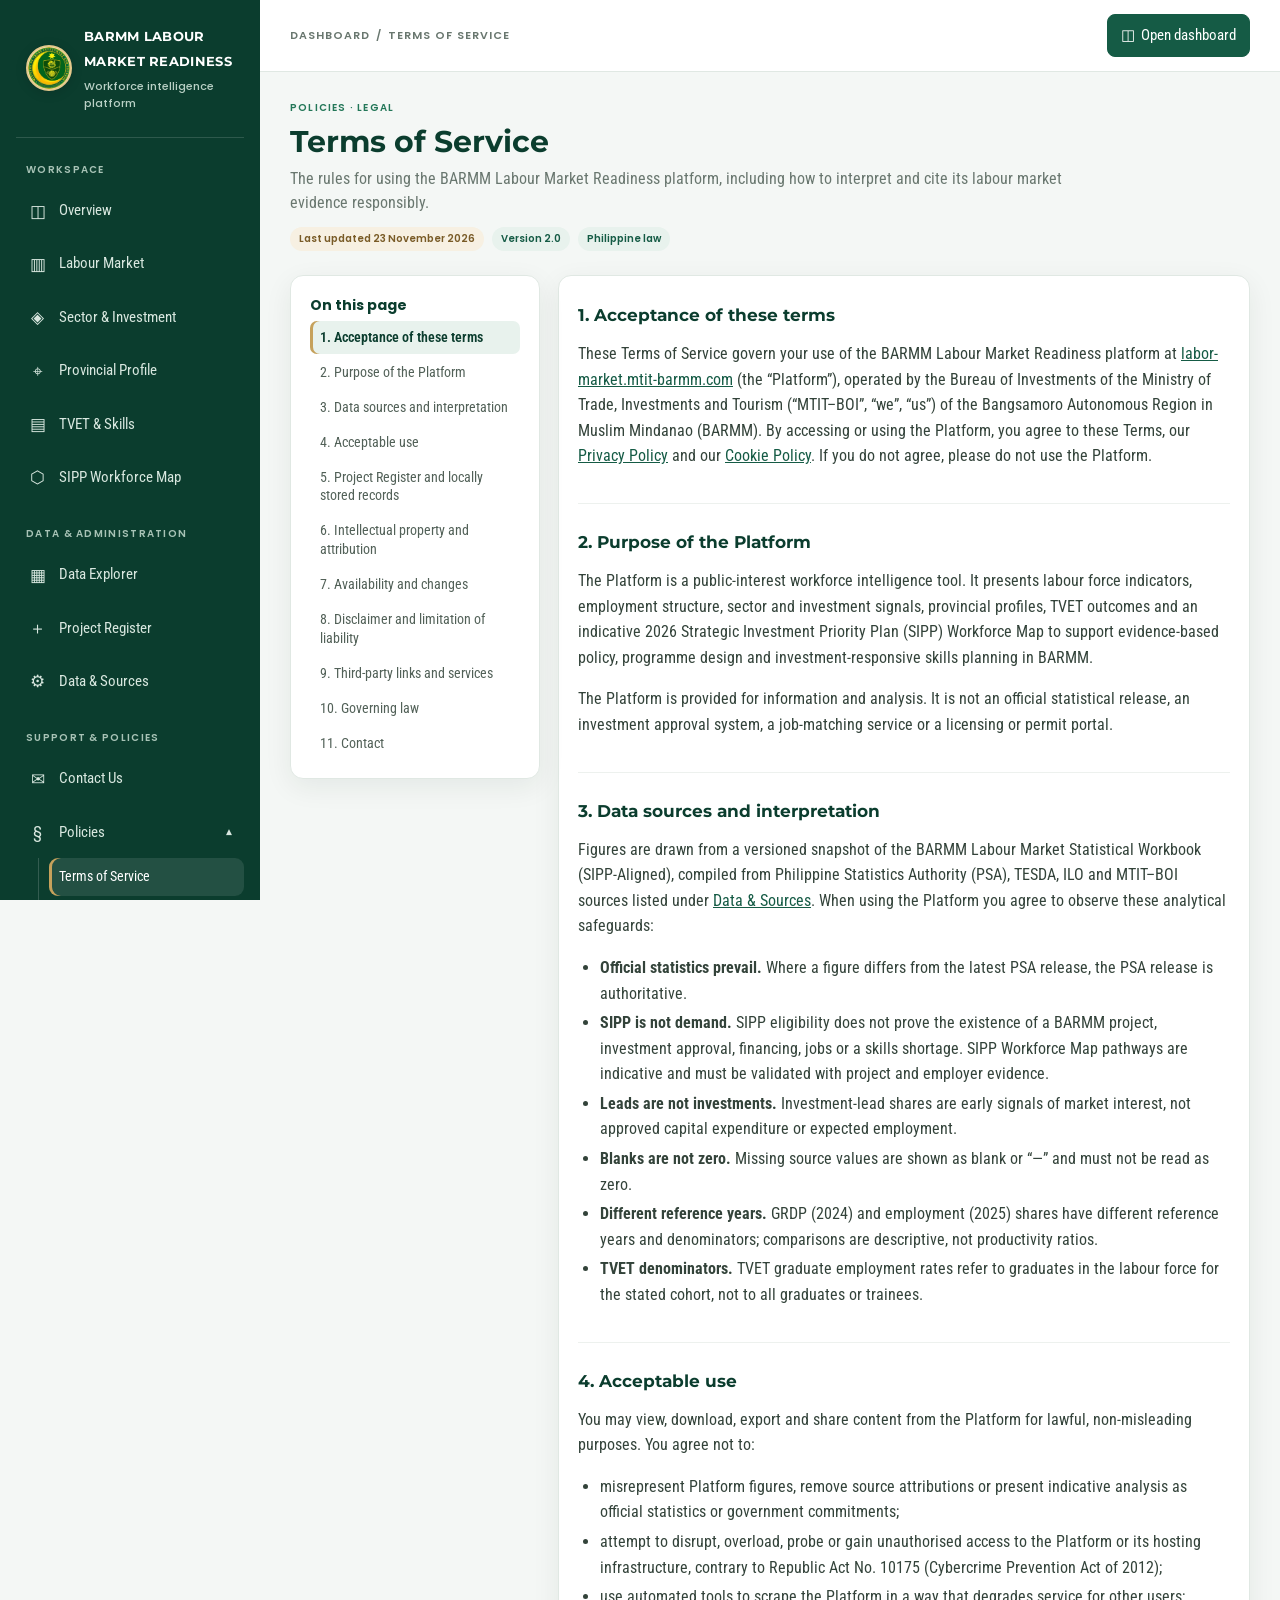
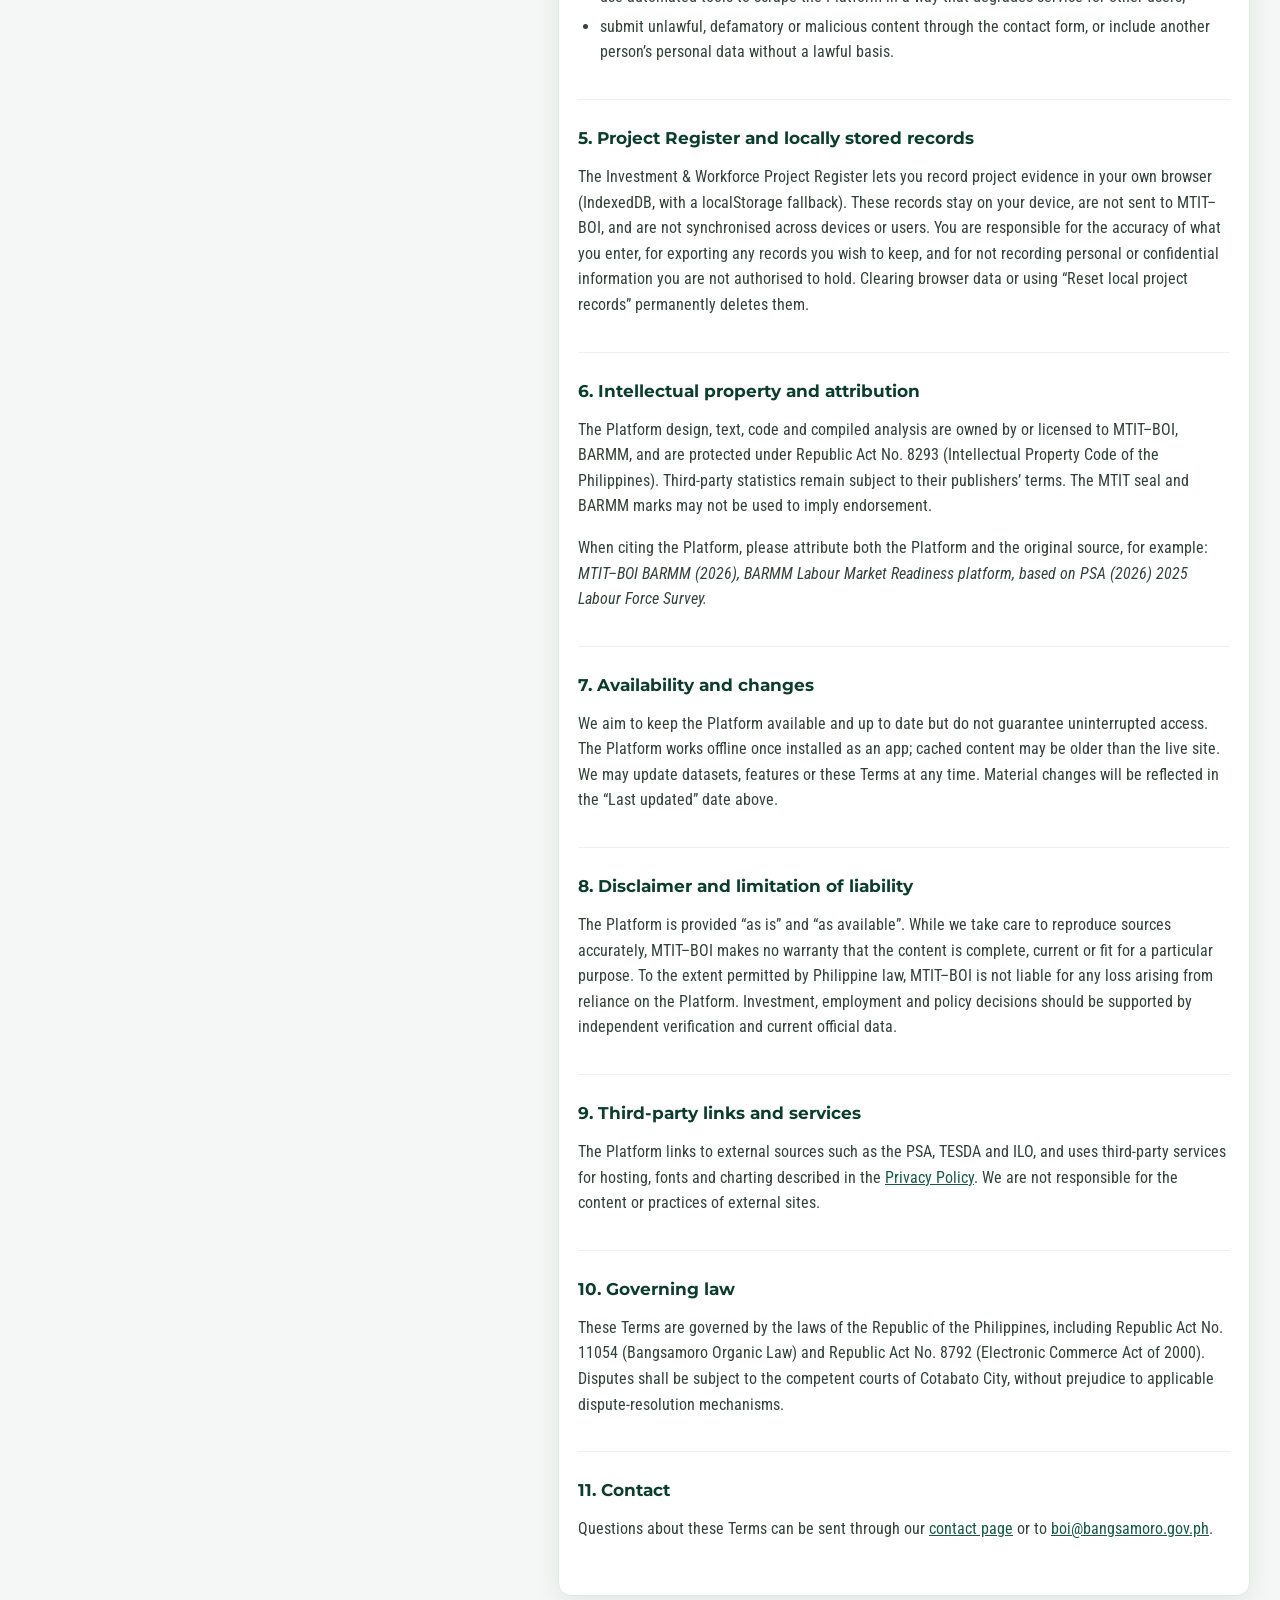
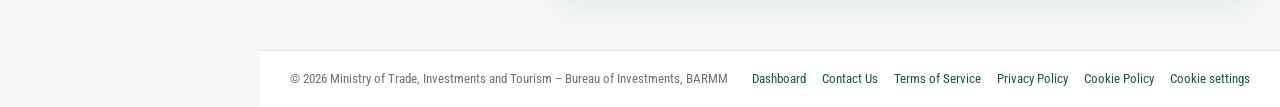
<file: public/terms-of-service.html>
<!doctype html>
<html lang="en">
<head>
<meta charset="utf-8"><meta name="viewport" content="width=device-width,initial-scale=1,viewport-fit=cover">
<title>Terms of Service | BARMM Labour Market Readiness – MTIT</title>
<meta name="description" content="Terms of Service for the BARMM Labour Market Readiness platform by MTIT–BOI: acceptable use, data interpretation safeguards, attribution and liability.">
<meta name="keywords" content="BARMM labour market terms of service, MTIT terms, Bangsamoro dashboard terms of use">
<meta name="robots" content="index,follow,max-image-preview:large">
<link rel="canonical" href="https://labor-market.mtit-barmm.com/public/terms-of-service">
<meta name="theme-color" content="#0b3d2e"><meta name="application-name" content="BARMM Labour Market Readiness">
<meta property="og:type" content="website"><meta property="og:site_name" content="BARMM Labour Market Readiness"><meta property="og:locale" content="en_PH">
<meta property="og:title" content="Terms of Service | BARMM Labour Market Readiness – MTIT"><meta property="og:description" content="Terms of Service for the BARMM Labour Market Readiness platform by MTIT–BOI: acceptable use, data interpretation safeguards, attribution and liability."><meta property="og:url" content="https://labor-market.mtit-barmm.com/public/terms-of-service"><meta property="og:image" content="https://labor-market.mtit-barmm.com/assets/mtit-icon-512.png"><meta property="og:image:alt" content="Official MTIT seal">
<meta name="twitter:card" content="summary"><meta name="twitter:title" content="Terms of Service | BARMM Labour Market Readiness – MTIT"><meta name="twitter:description" content="Terms of Service for the BARMM Labour Market Readiness platform by MTIT–BOI: acceptable use, data interpretation safeguards, attribution and liability."><meta name="twitter:image" content="https://labor-market.mtit-barmm.com/assets/mtit-icon-512.png">
<link rel="manifest" href="../manifest.webmanifest"><link rel="icon" href="../assets/mtit-icon.svg" type="image/svg+xml"><link rel="icon" href="../assets/mtit-icon-192.png" sizes="192x192" type="image/png"><link rel="apple-touch-icon" href="../assets/mtit-icon-192.png">
<link rel="preconnect" href="https://fonts.googleapis.com"><link rel="preconnect" href="https://fonts.gstatic.com" crossorigin>
<link href="https://fonts.googleapis.com/css2?family=Montserrat:wght@600;700;800&family=Poppins:wght@500;600;700&family=Roboto+Condensed:wght@400;500;600;700&display=swap" rel="stylesheet">
<link rel="stylesheet" href="../assets/public-pages.css">
<script src="../assets/consent.js"></script>
<script type="application/ld+json">{"@context": "https://schema.org", "@graph": [{"@type": "WebPage", "@id": "https://labor-market.mtit-barmm.com/public/terms-of-service#webpage", "url": "https://labor-market.mtit-barmm.com/public/terms-of-service", "name": "Terms of Service | BARMM Labour Market Readiness – MTIT", "description": "Terms of Service for the BARMM Labour Market Readiness platform by MTIT–BOI: acceptable use, data interpretation safeguards, attribution and liability.", "inLanguage": "en-PH", "dateModified": "2026-11-23", "isPartOf": {"@type": "WebSite", "@id": "https://labor-market.mtit-barmm.com/#website", "name": "BARMM Labour Market Readiness", "url": "https://labor-market.mtit-barmm.com/"}, "publisher": {"@id": "https://labor-market.mtit-barmm.com/#org"}}, {"@type": "GovernmentOrganization", "@id": "https://labor-market.mtit-barmm.com/#org", "name": "Ministry of Trade, Investments and Tourism (MTIT) – BARMM", "url": "https://mtit.bangsamoro.gov.ph", "logo": "https://labor-market.mtit-barmm.com/assets/mtit-icon-512.png"}, {"@type": "BreadcrumbList", "itemListElement": [{"@type": "ListItem", "position": 1, "name": "Dashboard", "item": "https://labor-market.mtit-barmm.com/"}, {"@type": "ListItem", "position": 2, "name": "Terms of Service", "item": "https://labor-market.mtit-barmm.com/public/terms-of-service"}]}]}</script>
</head>
<body>
<a class="skip" href="#main">Skip to main content</a>
<aside class="sidebar" id="sidebar" aria-label="Side panel">
 <a class="brand" href="../index.html"><span class="brand-mark"><img src="../assets/MTIT-logo.webp" alt="Official Ministry of Trade, Investments and Tourism (MTIT) logo" width="46" height="46"></span><span><span class="brand-name">BARMM LABOUR<br>MARKET READINESS</span><small>Workforce intelligence platform</small></span></a>
 <div class="nav-label">Workspace</div><nav class="nav" aria-label="Workspace">
 <a href="../index.html#overview"><span aria-hidden="true">◫</span>Overview</a>
 <a href="../index.html#labour"><span aria-hidden="true">▥</span>Labour Market</a>
 <a href="../index.html#sectors"><span aria-hidden="true">◈</span>Sector &amp; Investment</a>
 <a href="../index.html#provincial"><span aria-hidden="true">⌖</span>Provincial Profile</a>
 <a href="../index.html#tvet"><span aria-hidden="true">▤</span>TVET &amp; Skills</a>
 <a href="../index.html#sipp"><span aria-hidden="true">⬡</span>SIPP Workforce Map</a>
 </nav>
 <div class="nav-label">Data &amp; Administration</div><nav class="nav" aria-label="Data and administration">
 <a href="../index.html#datasets"><span aria-hidden="true">▦</span>Data Explorer</a>
 <a href="../index.html#projects"><span aria-hidden="true">＋</span>Project Register</a>
 <a href="../index.html#settings"><span aria-hidden="true">⚙</span>Data &amp; Sources</a>
 </nav>
 <div class="nav-label">Support &amp; Policies</div><nav class="nav" aria-label="Support and policies">
 <a href="contact.html"><span aria-hidden="true">✉</span>Contact Us</a>
 <div class="nav-dropdown open">
  <button class="nav-trigger" type="button" aria-expanded="true" aria-controls="policyMenu"><span aria-hidden="true">§</span>Policies<span class="caret" aria-hidden="true">▾</span></button>
  <div class="nav-sub" id="policyMenu">
   <a href="terms-of-service.html" class="active" aria-current="page">Terms of Service</a>
   <a href="privacy-policy.html">Privacy Policy</a>
   <a href="cookie-policy.html">Cookie Policy &amp; Settings</a>
  </div>
 </div>
 </nav>
 <div class="sidebar-foot">MTIT – Bureau of Investments<br>BARMM · Phase II Policy Support<br><span style="opacity:.7">© 2026 · </span><button type="button" data-cookie-settings>Cookie settings</button></div>
</aside>
<div class="main">
 <header class="topbar"><div style="display:flex;align-items:center;gap:14px"><button class="icon-btn menu-btn" id="menuBtn" aria-controls="sidebar" aria-expanded="false" aria-label="Open side panel">☰</button><nav class="crumb" aria-label="Breadcrumb"><ol><li><a href="../index.html">Dashboard</a></li><li aria-current="page">Terms of Service</li></ol></nav></div><div class="top-actions"><a class="btn primary" href="../index.html#overview">◫ <span>Open dashboard</span></a></div></header>
 <main class="content" id="main">
  <div class="page-head"><div><div class="eyebrow">Policies · Legal</div><h1 class="page-title">Terms of Service</h1><div class="page-sub">The rules for using the BARMM Labour Market Readiness platform, including how to interpret and cite its labour market evidence responsibly.</div><div class="meta"><span class="pill gold">Last updated 23 November 2026</span><span class="pill">Version 2.0</span><span class="pill">Philippine law</span></div></div></div>
  
  <div class="doc-layout">
   <nav class="card toc" aria-label="On this page"><h2 class="section-title">On this page</h2><ol><li><a href="#acceptance">1. Acceptance of these terms</a></li><li><a href="#purpose">2. Purpose of the Platform</a></li><li><a href="#data">3. Data sources and interpretation</a></li><li><a href="#use">4. Acceptable use</a></li><li><a href="#register">5. Project Register and locally stored records</a></li><li><a href="#ip">6. Intellectual property and attribution</a></li><li><a href="#availability">7. Availability and changes</a></li><li><a href="#liability">8. Disclaimer and limitation of liability</a></li><li><a href="#links">9. Third-party links and services</a></li><li><a href="#law">10. Governing law</a></li><li><a href="#contact-terms">11. Contact</a></li></ol></nav>
   <article class="card doc"><section id="acceptance" aria-labelledby="acceptance-h"><h2 id="acceptance-h">1. Acceptance of these terms</h2><p>These Terms of Service govern your use of the BARMM Labour Market Readiness platform at <a href="../index.html">labor-market.mtit-barmm.com</a> (the “Platform”), operated by the Bureau of Investments of the Ministry of Trade, Investments and Tourism (“MTIT–BOI”, “we”, “us”) of the Bangsamoro Autonomous Region in Muslim Mindanao (BARMM). By accessing or using the Platform, you agree to these Terms, our <a href="privacy-policy.html">Privacy Policy</a> and our <a href="cookie-policy.html">Cookie Policy</a>. If you do not agree, please do not use the Platform.</p></section><section id="purpose" aria-labelledby="purpose-h"><h2 id="purpose-h">2. Purpose of the Platform</h2><p>The Platform is a public-interest workforce intelligence tool. It presents labour force indicators, employment structure, sector and investment signals, provincial profiles, TVET outcomes and an indicative 2026 Strategic Investment Priority Plan (SIPP) Workforce Map to support evidence-based policy, programme design and investment-responsive skills planning in BARMM.</p><p>The Platform is provided for information and analysis. It is not an official statistical release, an investment approval system, a job-matching service or a licensing or permit portal.</p></section><section id="data" aria-labelledby="data-h"><h2 id="data-h">3. Data sources and interpretation</h2><p>Figures are drawn from a versioned snapshot of the BARMM Labour Market Statistical Workbook (SIPP-Aligned), compiled from Philippine Statistics Authority (PSA), TESDA, ILO and MTIT–BOI sources listed under <a href="../index.html#settings">Data &amp; Sources</a>. When using the Platform you agree to observe these analytical safeguards:</p><ul>
<li><b>Official statistics prevail.</b> Where a figure differs from the latest PSA release, the PSA release is authoritative.</li>
<li><b>SIPP is not demand.</b> SIPP eligibility does not prove the existence of a BARMM project, investment approval, financing, jobs or a skills shortage. SIPP Workforce Map pathways are indicative and must be validated with project and employer evidence.</li>
<li><b>Leads are not investments.</b> Investment-lead shares are early signals of market interest, not approved capital expenditure or expected employment.</li>
<li><b>Blanks are not zero.</b> Missing source values are shown as blank or “—” and must not be read as zero.</li>
<li><b>Different reference years.</b> GRDP (2024) and employment (2025) shares have different reference years and denominators; comparisons are descriptive, not productivity ratios.</li>
<li><b>TVET denominators.</b> TVET graduate employment rates refer to graduates in the labour force for the stated cohort, not to all graduates or trainees.</li></ul></section><section id="use" aria-labelledby="use-h"><h2 id="use-h">4. Acceptable use</h2><p>You may view, download, export and share content from the Platform for lawful, non-misleading purposes. You agree not to:</p><ul>
<li>misrepresent Platform figures, remove source attributions or present indicative analysis as official statistics or government commitments;</li>
<li>attempt to disrupt, overload, probe or gain unauthorised access to the Platform or its hosting infrastructure, contrary to Republic Act No. 10175 (Cybercrime Prevention Act of 2012);</li>
<li>use automated tools to scrape the Platform in a way that degrades service for other users;</li>
<li>submit unlawful, defamatory or malicious content through the contact form, or include another person’s personal data without a lawful basis.</li></ul></section><section id="register" aria-labelledby="register-h"><h2 id="register-h">5. Project Register and locally stored records</h2><p>The Investment &amp; Workforce Project Register lets you record project evidence in your own browser (IndexedDB, with a localStorage fallback). These records stay on your device, are not sent to MTIT–BOI, and are not synchronised across devices or users. You are responsible for the accuracy of what you enter, for exporting any records you wish to keep, and for not recording personal or confidential information you are not authorised to hold. Clearing browser data or using “Reset local project records” permanently deletes them.</p></section><section id="ip" aria-labelledby="ip-h"><h2 id="ip-h">6. Intellectual property and attribution</h2><p>The Platform design, text, code and compiled analysis are owned by or licensed to MTIT–BOI, BARMM, and are protected under Republic Act No. 8293 (Intellectual Property Code of the Philippines). Third-party statistics remain subject to their publishers’ terms. The MTIT seal and BARMM marks may not be used to imply endorsement.</p><p>When citing the Platform, please attribute both the Platform and the original source, for example: <i>MTIT–BOI BARMM (2026), BARMM Labour Market Readiness platform, based on PSA (2026) 2025 Labour Force Survey.</i></p></section><section id="availability" aria-labelledby="availability-h"><h2 id="availability-h">7. Availability and changes</h2><p>We aim to keep the Platform available and up to date but do not guarantee uninterrupted access. The Platform works offline once installed as an app; cached content may be older than the live site. We may update datasets, features or these Terms at any time. Material changes will be reflected in the “Last updated” date above.</p></section><section id="liability" aria-labelledby="liability-h"><h2 id="liability-h">8. Disclaimer and limitation of liability</h2><p>The Platform is provided “as is” and “as available”. While we take care to reproduce sources accurately, MTIT–BOI makes no warranty that the content is complete, current or fit for a particular purpose. To the extent permitted by Philippine law, MTIT–BOI is not liable for any loss arising from reliance on the Platform. Investment, employment and policy decisions should be supported by independent verification and current official data.</p></section><section id="links" aria-labelledby="links-h"><h2 id="links-h">9. Third-party links and services</h2><p>The Platform links to external sources such as the PSA, TESDA and ILO, and uses third-party services for hosting, fonts and charting described in the <a href="privacy-policy.html#processors">Privacy Policy</a>. We are not responsible for the content or practices of external sites.</p></section><section id="law" aria-labelledby="law-h"><h2 id="law-h">10. Governing law</h2><p>These Terms are governed by the laws of the Republic of the Philippines, including Republic Act No. 11054 (Bangsamoro Organic Law) and Republic Act No. 8792 (Electronic Commerce Act of 2000). Disputes shall be subject to the competent courts of Cotabato City, without prejudice to applicable dispute-resolution mechanisms.</p></section><section id="contact-terms" aria-labelledby="contact-terms-h"><h2 id="contact-terms-h">11. Contact</h2><p>Questions about these Terms can be sent through our <a href="contact.html">contact page</a> or to <a href="mailto:boi@bangsamoro.gov.ph">boi@bangsamoro.gov.ph</a>.</p></section></article>
  </div>
 </main>
 <footer class="site-foot"><span>© 2026 Ministry of Trade, Investments and Tourism – Bureau of Investments, BARMM</span><nav aria-label="Footer"><a href="../index.html">Dashboard</a><a href="contact.html">Contact Us</a><a href="terms-of-service.html">Terms of Service</a><a href="privacy-policy.html">Privacy Policy</a><a href="cookie-policy.html">Cookie Policy</a><button type="button" data-cookie-settings>Cookie settings</button></nav></footer>
</div>
<script src="../assets/public-pages.js" defer></script>
</body>
</html>
</file>
<file: assets/public-pages.css>
/* Shared shell for BARMM Labour Market Readiness public pages (contact and policies).
   Mirrors the design tokens, sidebar, topbar and card styles used in index.html. */
:root{--green:#0b3d2e;--green2:#155b45;--green3:#237758;--mint:#e8f2ed;--gold:#c6a15b;--ink:#1d2b25;--muted:#69776f;--line:#e0e8e3;--bg:#f4f7f5;--white:#fff;--red:#b84a4a;--shadow:0 8px 28px rgba(12,48,35,.07);--side:260px}
*{box-sizing:border-box}html{scroll-behavior:smooth}body{margin:0;background:var(--bg);color:var(--ink);font-family:"Roboto Condensed",Arial,sans-serif;font-size:16px;line-height:1.55}button,input,select,textarea{font:inherit}button{cursor:pointer}a{color:var(--green2)}
.skip{position:absolute;left:-999px;top:8px;background:var(--gold);color:var(--green);padding:8px 12px;border-radius:6px;z-index:100;font:600 13px Poppins,sans-serif}.skip:focus{left:8px}
/* Sidebar */
.sidebar{position:fixed;inset:0 auto 0 0;width:var(--side);background:var(--green);color:#fff;padding:24px 16px;display:flex;flex-direction:column;z-index:20;transition:transform .25s;overflow-y:auto}
.brand{display:flex;align-items:center;gap:12px;padding:0 10px 25px;border-bottom:1px solid #ffffff25;color:#fff;text-decoration:none}.brand-mark{width:46px;height:46px;flex:0 0 46px;border-radius:50%;background:#fff;display:grid;place-items:center;border:2px solid #e5c98c;overflow:hidden;box-shadow:0 2px 12px #0002}.brand-mark img{width:100%;height:100%;object-fit:cover;display:block}.brand-name{font:700 13px Montserrat,sans-serif;line-height:1.35;margin:0;letter-spacing:.3px}.brand small{display:block;color:#b9d0c5;font:500 11px Poppins,sans-serif;margin-top:4px}
.nav-label{font:600 10px Poppins,sans-serif;text-transform:uppercase;letter-spacing:1.3px;color:#a8c3b6;margin:24px 10px 9px}.nav{display:grid;gap:5px}
.nav a,.nav .nav-trigger{border:0;background:transparent;color:#d8e7df;text-align:left;padding:11px 12px;border-radius:9px;display:flex;align-items:center;gap:12px;font-size:15px;text-decoration:none;width:100%}.nav a>span:first-child,.nav .nav-trigger>span:first-child{width:19px;text-align:center;font-size:17px}
.nav a:hover,.nav .nav-trigger:hover,.nav a.active{background:#ffffff19;color:#fff}.nav a.active{box-shadow:inset 3px 0 var(--gold)}.nav a:focus-visible,.nav button:focus-visible{outline:2px solid var(--gold);outline-offset:1px}
.nav .nav-trigger .caret{margin-left:auto;font-size:12px;transition:transform .2s}.nav-dropdown.open .nav-trigger .caret{transform:rotate(180deg)}.nav-sub{display:none;gap:2px;margin:2px 0 4px 22px;padding-left:10px;border-left:1px solid #ffffff2a}.nav-dropdown.open .nav-sub{display:grid}.nav-sub a{padding:8px 10px;font-size:14px;color:#c9ddd3}.nav-sub a.active{box-shadow:inset 3px 0 var(--gold)}
.sidebar-foot{margin-top:auto;border-top:1px solid #ffffff25;padding:16px 10px;color:#b9d0c5;font-size:12px;line-height:1.5}.sidebar-foot button{background:none;border:0;padding:0;color:#d8e7df;text-decoration:underline;font-size:12px}
/* Main */
.main{margin-left:var(--side);min-height:100vh;display:flex;flex-direction:column}.topbar{height:72px;background:#fff;border-bottom:1px solid var(--line);display:flex;align-items:center;justify-content:space-between;padding:0 30px;position:sticky;top:0;z-index:10}.crumb{font:600 11px Poppins,sans-serif;color:var(--muted);text-transform:uppercase;letter-spacing:1px}.crumb a{color:var(--muted);text-decoration:none}.crumb a:hover{color:var(--green)}.crumb ol{list-style:none;margin:0;padding:0;display:flex;flex-wrap:wrap;gap:6px}.crumb li+li:before{content:"/";margin-right:6px}
.top-actions{display:flex;align-items:center;gap:10px}.icon-btn,.btn{border:1px solid var(--line);background:#fff;color:var(--green);border-radius:8px;padding:9px 13px;text-decoration:none;display:inline-flex;align-items:center;gap:6px;font-size:15px}.btn.primary{background:var(--green2);color:#fff;border-color:var(--green2)}.btn:hover,.icon-btn:hover{filter:brightness(.97)}.btn:focus-visible,.icon-btn:focus-visible{outline:2px solid var(--gold);outline-offset:2px}.menu-btn{display:none}
.content{padding:28px 30px 54px;max-width:1240px;width:100%;margin:0 auto;flex:1}
.page-head{display:flex;justify-content:space-between;gap:20px;align-items:flex-start;margin-bottom:24px}.eyebrow{font:600 10px Poppins,sans-serif;color:var(--green3);text-transform:uppercase;letter-spacing:1.2px}.page-title{font:700 clamp(22px,3vw,30px) Montserrat,sans-serif;color:var(--green);margin:7px 0}.page-sub{color:var(--muted);font-size:16px;max-width:780px;line-height:1.5}
.meta{display:flex;flex-wrap:wrap;gap:8px;margin-top:12px}.pill{display:inline-flex;border-radius:30px;padding:4px 9px;font:600 10px Poppins,sans-serif;background:var(--mint);color:var(--green2);white-space:nowrap}.pill.gold{background:#f7f0e2;color:#795b27}
.grid{display:grid;gap:16px}.two{grid-template-columns:1fr 1fr}.three{grid-template-columns:repeat(3,1fr)}
.card{background:var(--white);border:1px solid var(--line);border-radius:13px;box-shadow:var(--shadow);padding:19px;min-width:0}.section-title{font:700 14px Poppins,sans-serif;color:var(--green);margin:0 0 5px}.section-note{font-size:13px;color:var(--muted);margin:0 0 14px}
.insight{background:linear-gradient(115deg,#0b3d2e,#155b45);color:#fff;border-radius:13px;padding:20px 22px;display:flex;gap:20px;align-items:flex-start;margin:0 0 16px}.insight b{font:700 12px Poppins,sans-serif;color:#f0d59c}.insight p{margin:5px 0 0;color:#e0eee7;font-size:15px;line-height:1.5}.insight a{color:#f0d59c}
.notice{border-left:3px solid var(--gold);background:#fbf7ed;padding:12px 15px;color:#62502a;font-size:14px;line-height:1.45;border-radius:0 8px 8px 0;margin:15px 0}
.muted{color:var(--muted)}.small{font-size:12px}
/* Legal document layout */
.doc-layout{display:grid;grid-template-columns:250px minmax(0,1fr);gap:18px;align-items:start}.toc{position:sticky;top:90px}.toc ol{list-style:none;margin:0;padding:0;display:grid;gap:2px;counter-reset:toc}.toc a{display:block;padding:7px 10px;border-radius:7px;color:#526158;text-decoration:none;font-size:14px;line-height:1.35}.toc a:hover{background:var(--mint);color:var(--green)}.toc a.active{background:var(--mint);color:var(--green);box-shadow:inset 3px 0 var(--gold);font-weight:600}
.doc section{scroll-margin-top:90px;padding:4px 0 18px;border-bottom:1px solid #edf1ee;margin-bottom:18px}.doc section:last-child{border-bottom:0;margin-bottom:0}.doc h2{font:700 17px Montserrat,sans-serif;color:var(--green);margin:6px 0 10px}.doc h3{font:700 13px Poppins,sans-serif;color:var(--green2);margin:16px 0 6px}.doc p,.doc li{font-size:16px;line-height:1.6;color:#33433a}.doc ul,.doc ol{padding-left:22px}.doc li{margin:4px 0}
.table-wrap{overflow:auto;border:1px solid var(--line);border-radius:10px;background:#fff;margin:10px 0}.data-table{width:100%;border-collapse:collapse;font-size:14px;min-width:560px}.data-table th{background:#edf4f0;color:var(--green);font:700 10px Poppins,sans-serif;text-transform:uppercase;letter-spacing:.4px;text-align:left;padding:11px 12px}.data-table td{padding:11px 12px;border-top:1px solid #edf1ee;vertical-align:top;line-height:1.45}
/* Contact */
.contact-grid{grid-template-columns:minmax(0,1fr) minmax(0,1.35fr)}
.contact-list{list-style:none;margin:0;padding:0;display:grid;gap:14px}.contact-list li{display:flex;gap:12px;align-items:flex-start}.contact-ico{flex:0 0 36px;height:36px;border-radius:50%;background:var(--mint);display:grid;place-items:center;color:var(--green2);font-size:16px}.label{font:600 9px Poppins,sans-serif;text-transform:uppercase;letter-spacing:.6px;color:#7d8c83;display:block}.contact-list a{font-weight:600}
.form-grid{display:grid;grid-template-columns:1fr 1fr;gap:0 14px}.form-grid .full{grid-column:1/-1}.form label{display:block;font:600 11px Poppins,sans-serif;margin:13px 0 5px;color:#526158}.form input,.form select,.form textarea{width:100%;padding:10px;border:1px solid var(--line);border-radius:7px;background:#fff;color:var(--ink)}.form textarea{min-height:140px;resize:vertical}.form input:focus,.form select:focus,.form textarea:focus{outline:2px solid #9eb8aa;border-color:#9eb8aa}.form .req{color:var(--red)}.form .hint{font-size:12px;color:var(--muted);margin-top:4px}.form .consent{display:flex;gap:10px;align-items:flex-start;margin-top:14px;font:400 14px "Roboto Condensed",sans-serif;color:#3b4a42}.form .consent input{width:auto;margin-top:3px}.form-actions{display:flex;justify-content:flex-end;gap:8px;margin-top:18px;align-items:center;flex-wrap:wrap}.form-status{font-size:14px;margin-right:auto}.form-status.err{color:var(--red)}.hidden{display:none!important}
.success{text-align:center;padding:30px 10px}.success .tick{width:56px;height:56px;border-radius:50%;background:var(--mint);color:var(--green2);display:grid;place-items:center;font-size:26px;margin:0 auto 12px}
details.faq{border:1px solid var(--line);border-radius:10px;padding:12px 14px;background:#fff}details.faq+details.faq{margin-top:10px}details.faq summary{cursor:pointer;font:600 14px Poppins,sans-serif;color:var(--green)}details.faq p{margin:8px 0 0;color:#3b4a42;line-height:1.55}
.site-foot{border-top:1px solid var(--line);background:#fff;padding:18px 30px;font-size:13px;color:var(--muted);display:flex;flex-wrap:wrap;gap:10px 18px;justify-content:space-between}.site-foot nav{display:flex;flex-wrap:wrap;gap:6px 16px}.site-foot a,.site-foot button{color:var(--green2);text-decoration:none;background:none;border:0;padding:0;font-size:13px}.site-foot a:hover,.site-foot button:hover{text-decoration:underline}
@media(max-width:1000px){.doc-layout,.contact-grid{grid-template-columns:1fr}.toc{position:static}.three{grid-template-columns:1fr 1fr}}
@media(max-width:760px){.sidebar{transform:translateX(-100%)}.sidebar.open{transform:translateX(0);box-shadow:10px 0 35px #00170e40}.main{margin-left:0}.topbar{height:62px;padding:0 16px}.menu-btn{display:inline-flex}.content{padding:20px 15px 40px}.page-head{display:block}.two,.three,.form-grid{grid-template-columns:1fr}.card{padding:15px}.insight{display:block}.top-actions .btn span{display:none}.site-foot{padding:16px}}
@media print{.sidebar,.topbar,.toc,.site-foot,.btn{display:none!important}.main{margin:0}.content{padding:0}.card{box-shadow:none}}
</file>
